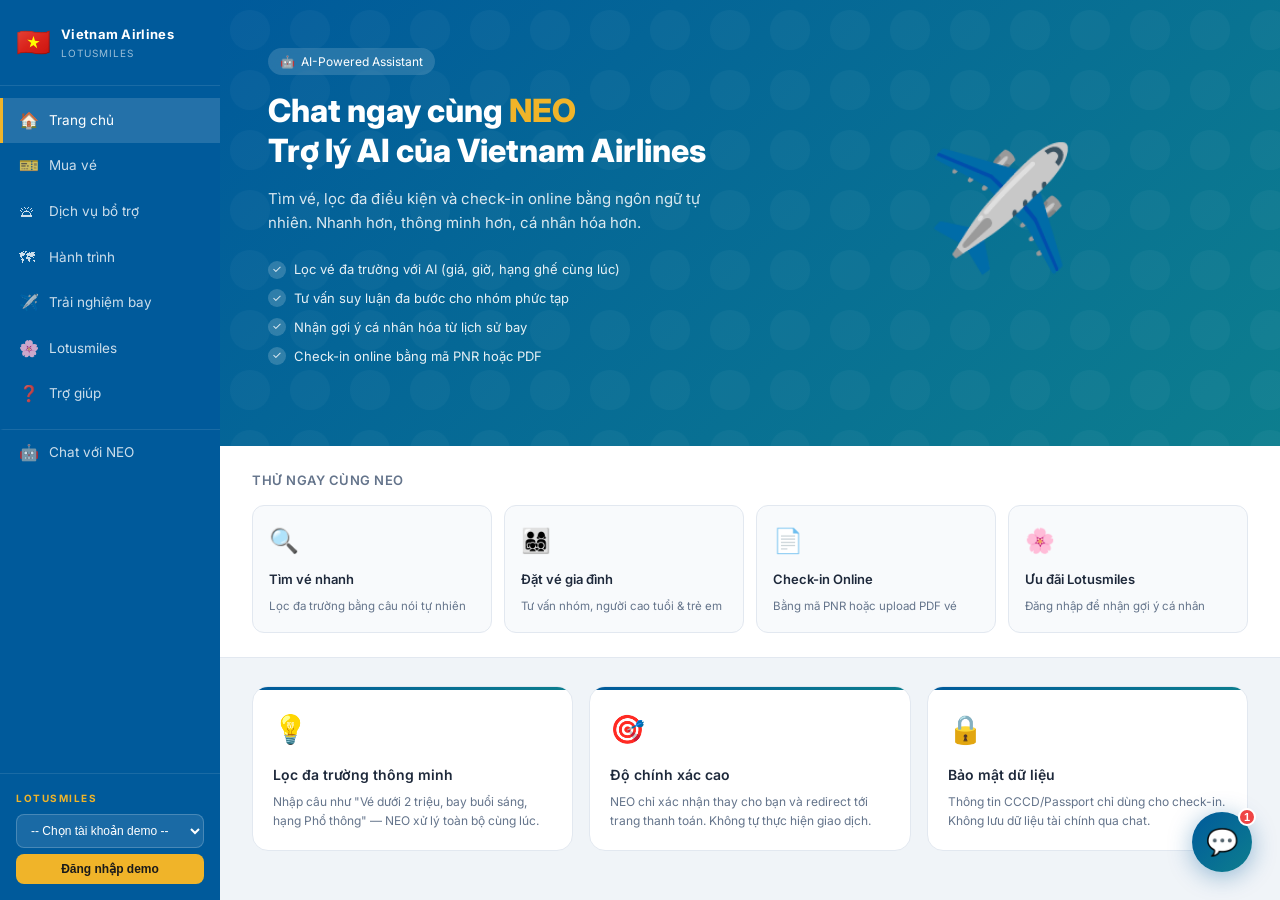
<file: index.html>
<!DOCTYPE html>
<html lang="vi">
<head>
  <meta charset="UTF-8" />
  <meta name="viewport" content="width=device-width, initial-scale=1.0" />
  <meta name="description" content="NEO - Trợ lý AI thông minh của Vietnam Airlines. Tìm vé, đặt chỗ và check-in online bằng ngôn ngữ tự nhiên." />
  <title>NEO – Trợ lý AI Vietnam Airlines | Prototype Demo</title>
  <link rel="stylesheet" href="css/main.css" />
</head>
<body>

<!-- ===================================================
     PROACTIVE POPUP CONTAINER (UC-01)
=================================================== -->
<div id="proactive-container"></div>

<!-- ===================================================
     MAIN LAYOUT
=================================================== -->
<div class="page-layout">

  <!-- ===== SIDEBAR ===== -->
  <aside class="sidebar" role="navigation" aria-label="Menu chính">
    <div class="sidebar-logo">
      <span class="logo-icon">🇻🇳</span>
      <div class="logo-text">
        <strong>Vietnam Airlines</strong>
        <small>Lotusmiles</small>
      </div>
    </div>

    <nav class="sidebar-nav">
      <div class="nav-item active" id="nav-home">
        <span class="nav-icon">🏠</span> Trang chủ
      </div>
      <div class="nav-item" id="nav-book">
        <span class="nav-icon">🎫</span> Mua vé
      </div>
      <div class="nav-item" id="nav-services">
        <span class="nav-icon">🛎</span> Dịch vụ bổ trợ
      </div>
      <div class="nav-item" id="nav-itinerary">
        <span class="nav-icon">🗺</span> Hành trình
      </div>
      <div class="nav-item" id="nav-experience">
        <span class="nav-icon">✈️</span> Trải nghiệm bay
      </div>
      <div class="nav-item" id="nav-lotus">
        <span class="nav-icon">🌸</span> Lotusmiles
      </div>
      <div class="nav-item" id="nav-help">
        <span class="nav-icon">❓</span> Trợ giúp
      </div>
      <div class="nav-item" id="nav-chat" style="border-top:1px solid rgba(255,255,255,.1); margin-top:12px;">
        <span class="nav-icon">🤖</span> Chat với NEO
      </div>
    </nav>

    <div class="sidebar-footer">
      <div class="lotusmiles-label">LOTUSMILES</div>
      <div class="login-section">
        <select id="user-select" aria-label="Chọn tài khoản demo">
          <option value="">-- Chọn tài khoản demo --</option>
          <option value="CUST_007">VU DUNG · Gold Member</option>
          <option value="CUST_005">VU NAM · Platinum Member</option>
          <option value="CUST_001">TRAN HUNG · Gold Member</option>
          <option value="CUST_008">NGUYEN ANH · Silver Member</option>
        </select>
        <button id="login-btn">Đăng nhập demo</button>
        <div id="user-info"></div>
      </div>
    </div>
  </aside>

  <!-- ===== MAIN CONTENT ===== -->
  <main class="main-content">

    <!-- Hero Section -->
    <section class="hero-section" aria-label="Giới thiệu NEO">
      <div class="hero-grid">
        <div>
          <div class="hero-badge">
            <span>🤖</span> AI-Powered Assistant
          </div>
          <h1 class="hero-title">
            Chat ngay cùng <span>NEO</span><br/>
            Trợ lý AI của Vietnam Airlines
          </h1>
          <p class="hero-desc">
            Tìm vé, lọc đa điều kiện và check-in online bằng ngôn ngữ tự nhiên.
            Nhanh hơn, thông minh hơn, cá nhân hóa hơn.
          </p>
          <ul class="hero-features" aria-label="Các tính năng nổi bật">
            <li>Lọc vé đa trường với AI (giá, giờ, hạng ghế cùng lúc)</li>
            <li>Tư vấn suy luận đa bước cho nhóm phức tạp</li>
            <li>Nhận gợi ý cá nhân hóa từ lịch sử bay</li>
            <li>Check-in online bằng mã PNR hoặc PDF</li>
          </ul>
        </div>
        <div class="hero-neo-illustration" aria-hidden="true">✈️</div>
      </div>
    </section>

    <!-- Quick Actions -->
    <section class="quick-actions-section" aria-label="Thao tác nhanh">
      <div class="section-title">Thử ngay cùng NEO</div>
      <div class="quick-actions-grid">
        <div class="qa-card" id="qa-search" role="button" tabindex="0" aria-label="Tìm vé nhanh">
          <div class="qa-icon">🔍</div>
          <div class="qa-title">Tìm vé nhanh</div>
          <div class="qa-desc">Lọc đa trường bằng câu nói tự nhiên</div>
        </div>
        <div class="qa-card" id="qa-family" role="button" tabindex="0" aria-label="Đặt vé gia đình">
          <div class="qa-icon">👨‍👩‍👧‍👦</div>
          <div class="qa-title">Đặt vé gia đình</div>
          <div class="qa-desc">Tư vấn nhóm, người cao tuổi & trẻ em</div>
        </div>
        <div class="qa-card" id="qa-checkin" role="button" tabindex="0" aria-label="Check-in online">
          <div class="qa-icon">📄</div>
          <div class="qa-title">Check-in Online</div>
          <div class="qa-desc">Bằng mã PNR hoặc upload PDF vé</div>
        </div>
        <div class="qa-card" id="qa-vip" role="button" tabindex="0" aria-label="Ưu đãi Lotusmiles">
          <div class="qa-icon">🌸</div>
          <div class="qa-title">Ưu đãi Lotusmiles</div>
          <div class="qa-desc">Đăng nhập để nhận gợi ý cá nhân</div>
        </div>
      </div>
    </section>

    <!-- Info Cards -->
    <section class="content-section" aria-label="Thông tin dịch vụ">
      <div class="info-cards">
        <div class="info-card">
          <div class="info-card-icon">💡</div>
          <h3>Lọc đa trường thông minh</h3>
          <p>Nhập câu như "Vé dưới 2 triệu, bay buổi sáng, hạng Phổ thông" — NEO xử lý toàn bộ cùng lúc.</p>
        </div>
        <div class="info-card">
          <div class="info-card-icon">🎯</div>
          <h3>Độ chính xác cao</h3>
          <p>NEO chỉ xác nhận thay cho bạn và redirect tới trang thanh toán. Không tự thực hiện giao dịch.</p>
        </div>
        <div class="info-card">
          <div class="info-card-icon">🔒</div>
          <h3>Bảo mật dữ liệu</h3>
          <p>Thông tin CCCD/Passport chỉ dùng cho check-in. Không lưu dữ liệu tài chính qua chat.</p>
        </div>
      </div>
    </section>

  </main>
</div>

<!-- ===================================================
     CHAT WIDGET
=================================================== -->

<!-- Toggle Button -->
<button id="chat-toggle" aria-label="Mở chat với NEO">
  💬
  <span class="chat-badge" aria-label="1 tin nhắn mới">1</span>
</button>

<!-- Chat Window -->
<div id="chat-widget" role="dialog" aria-label="Chat với NEO" aria-live="polite">

  <!-- Header -->
  <div class="chat-header">
    <div class="chat-header-avatar" aria-hidden="true">🤖</div>
    <div class="chat-header-info">
      <div class="chat-header-name">NEO – Trợ lý Vietnam Airlines</div>
      <div class="chat-header-status">Đang hoạt động 24/7</div>
    </div>
    <div class="chat-header-actions">
      <button class="header-btn" id="chat-clear" aria-label="Xóa lịch sử chat" title="Xóa lịch sử chat">🗑</button>
      <button class="header-btn" id="chat-minimize" aria-label="Thu nhỏ">–</button>
      <button class="header-btn" id="chat-close" aria-label="Đóng chat">×</button>
    </div>
  </div>

  <!-- Messages Area -->
  <div id="chat-messages" role="log" aria-label="Lịch sử hội thoại">
    <!-- Typing Indicator -->
    <div id="typing-indicator" aria-label="NEO đang nhập" style="display:none">
      <div class="typing-avatar" aria-hidden="true">🤖</div>
      <div class="typing-dots" role="status">
        <span aria-hidden="true"></span>
        <span aria-hidden="true"></span>
        <span aria-hidden="true"></span>
      </div>
    </div>
  </div>

  <!-- Input Area -->
  <div class="chat-input-area">
    <div class="input-row">
      <input
        type="text"
        id="chat-input"
        placeholder="Nhập câu hỏi của bạn..."
        autocomplete="off"
        aria-label="Nhập tin nhắn"
        maxlength="500"
      />
      <div class="input-actions">
        <button class="input-action-btn" id="upload-trigger" title="Upload file PDF/ảnh" aria-label="Upload file">📎</button>
        <button id="send-btn" aria-label="Gửi tin nhắn">➤</button>
      </div>
    </div>
    <div class="chat-disclaimer">
      NEO có thể sai sót, hãy kiểm tra thông tin quan trọng.
      <a href="#" style="color:inherit">Điều khoản sử dụng</a>
    </div>
  </div>

</div>

<!-- ===================================================
     SCRIPTS
=================================================== -->
<script src="js/mock-api.js"></script>
<script src="js/ui.js"></script>
<script src="js/chatbot.js"></script>
<script src="js/app.js"></script>

<script>
  // ===== Quick Action card triggers =====
  document.getElementById("qa-search").addEventListener("click", () => {
    document.getElementById("chat-widget").classList.add("open");
    document.getElementById("chat-toggle").style.display = "none";
    setTimeout(() => {
      if (!document.querySelector(".message")) return;
      const input = document.getElementById("chat-input");
      input.value = "Tìm vé Hà Nội đi Đà Nẵng ngày 15/4, giá dưới 2 triệu, bay buổi sáng";
      document.getElementById("send-btn").click();
    }, 500);
  });

  document.getElementById("qa-family").addEventListener("click", () => {
    document.getElementById("chat-widget").classList.add("open");
    document.getElementById("chat-toggle").style.display = "none";
    setTimeout(() => {
      const input = document.getElementById("chat-input");
      input.value = "Tôi cần vé cho gia đình 4 người đi Phú Quốc ngày 17/4: 1 người lớn, 1 bà cụ 68 tuổi đau khớp, 1 bé 4 tuổi và 1 bé 1 tuổi rưỡi. Tính tổng tiền và tư vấn dịch vụ giúp tôi.";
      document.getElementById("send-btn").click();
    }, 500);
  });

  document.getElementById("qa-checkin").addEventListener("click", () => {
    document.getElementById("chat-widget").classList.add("open");
    document.getElementById("chat-toggle").style.display = "none";
    setTimeout(() => {
      const input = document.getElementById("chat-input");
      input.value = "Tôi muốn check-in online cho chuyến bay của mình";
      document.getElementById("send-btn").click();
    }, 500);
  });

  document.getElementById("qa-vip").addEventListener("click", () => {
    document.getElementById("chat-widget").classList.add("open");
    document.getElementById("chat-toggle").style.display = "none";
    if (!document.querySelector(".message")) {
      // Prompt to login
      setTimeout(() => {
        UI.addBotMessage("Để nhận ưu đãi cá nhân hóa, bạn hãy đăng nhập bằng tài khoản Lotusmiles ở menu bên trái nhé! 🌸");
      }, 500);
    }
  });

  // ===== Nav items (placeholder) =====
  document.querySelectorAll(".nav-item").forEach(item => {
    item.addEventListener("click", () => {
      document.querySelectorAll(".nav-item").forEach(i => i.classList.remove("active"));
      item.classList.add("active");
    });
  });

  document.getElementById("nav-chat").addEventListener("click", () => {
    document.getElementById("chat-widget").classList.add("open");
    document.getElementById("chat-toggle").style.display = "none";
  });

  document.getElementById("chat-minimize").addEventListener("click", () => {
    document.getElementById("chat-widget").classList.remove("open");
    document.getElementById("chat-toggle").style.display = "flex";
  });
</script>

</body>
</html>
</file>
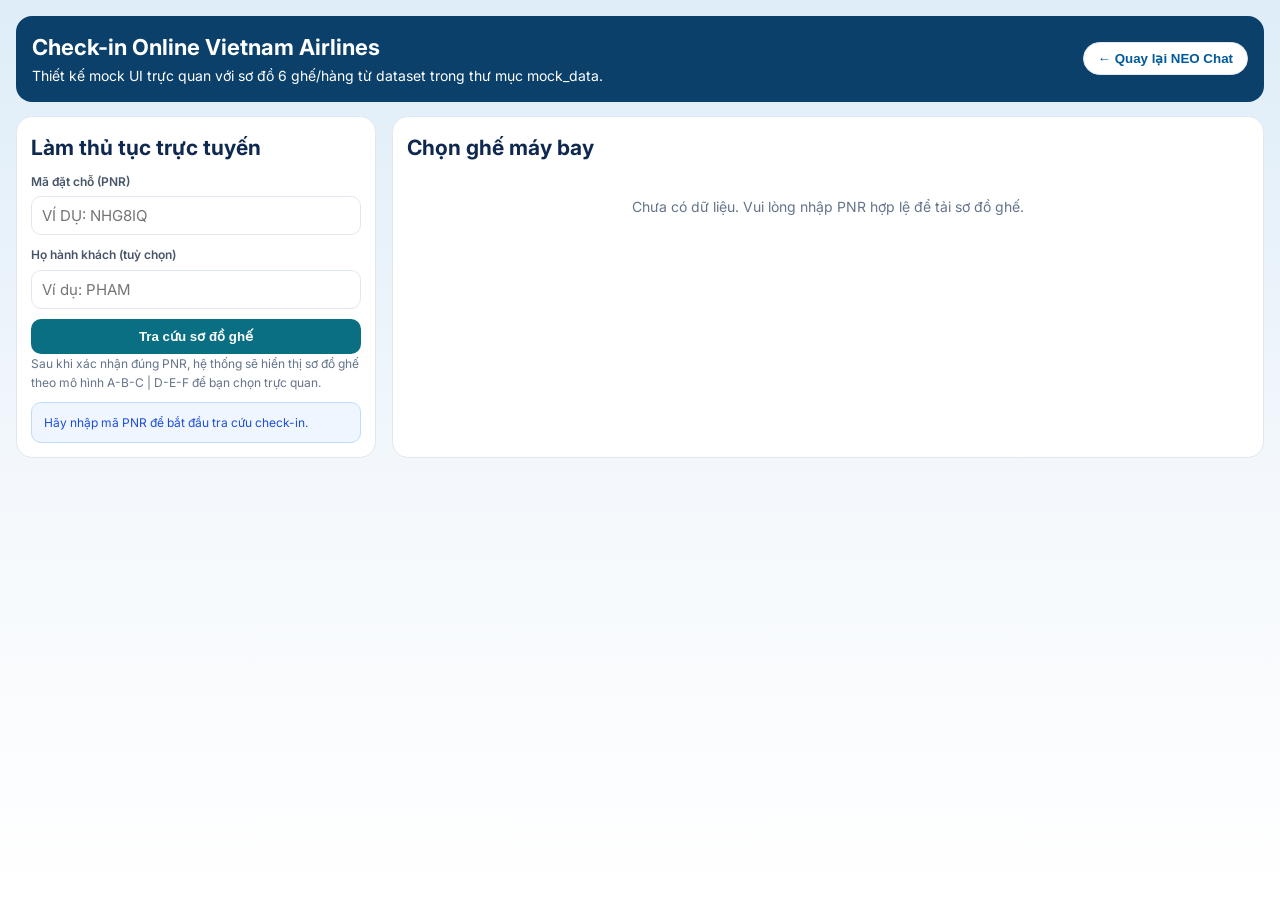
<file: checkin.html>
<!DOCTYPE html>
<html lang="vi">
<head>
  <meta charset="UTF-8" />
  <meta name="viewport" content="width=device-width, initial-scale=1.0" />
  <title>Check-in Online | NEO Vietnam Airlines</title>
  <link rel="stylesheet" href="css/main.css" />
</head>
<body class="checkin-page-body">
  <div class="checkin-page-shell">
    <header class="checkin-header">
      <div>
        <h1>Check-in Online Vietnam Airlines</h1>
        <p>Thiết kế mock UI trực quan với sơ đồ 6 ghế/hàng từ dataset trong thư mục mock_data.</p>
      </div>
      <button class="back-home-btn" id="checkin-back-btn">← Quay lại NEO Chat</button>
    </header>

    <section class="checkin-layout">
      <aside class="checkin-panel">
        <h2>Làm thủ tục trực tuyến</h2>

        <form class="checkin-form" id="checkin-form">
          <label>
            Mã đặt chỗ (PNR)
            <input id="pnr-input" type="text" maxlength="10" placeholder="Ví dụ: NHG8IQ" required />
          </label>

          <label>
            Họ hành khách (tuỳ chọn)
            <input id="surname-input" type="text" maxlength="64" placeholder="Ví dụ: PHAM" />
          </label>

          <button type="submit" class="checkin-action-btn">Tra cứu sơ đồ ghế</button>
        </form>

        <p class="checkin-hint">
          Sau khi xác nhận đúng PNR, hệ thống sẽ hiển thị sơ đồ ghế theo mô hình A-B-C | D-E-F để bạn chọn trực quan.
        </p>

        <div id="checkin-alert" class="checkin-alert info">
          Hãy nhập mã PNR để bắt đầu tra cứu check-in.
        </div>

        <div id="checkin-result" class="checkin-result-box" style="display:none"></div>
        <div id="service-feedback-slot" class="checkin-feedback-slot" style="display:none"></div>
      </aside>

      <main class="seatmap-panel">
        <h2>Chọn ghế máy bay</h2>

        <div id="seatmap-empty" class="ticket-empty">
          Chưa có dữ liệu. Vui lòng nhập PNR hợp lệ để tải sơ đồ ghế.
        </div>

        <div id="seatmap-content" style="display:none">
          <div class="seatmap-summary" id="seatmap-summary"></div>

          <div class="seatmap-legend">
            <span class="legend-item"><i class="legend-dot selectable"></i>Ghế có thể chọn</span>
            <span class="legend-item"><i class="legend-dot selected"></i>Ghế đang chọn</span>
            <span class="legend-item"><i class="legend-dot current"></i>Ghế hiện tại của PNR</span>
            <span class="legend-item"><i class="legend-dot occupied"></i>Ghế đã có người</span>
          </div>

          <div class="seatmap-cabin">
            <div class="seatmap-headline">Mũi máy bay ✈</div>
            <div class="seatmap-grid" id="seatmap-grid"></div>
          </div>

          <div class="seatmap-selected-box" id="seatmap-selected-box">
            Bạn chưa chọn ghế check-in.
          </div>

          <button id="confirm-seat-btn" class="checkin-confirm-btn" disabled>
            Xác nhận check-in với ghế đã chọn
          </button>
        </div>
      </main>
    </section>
  </div>

  <script src="js/checkin.js"></script>
</body>
</html>
</file>
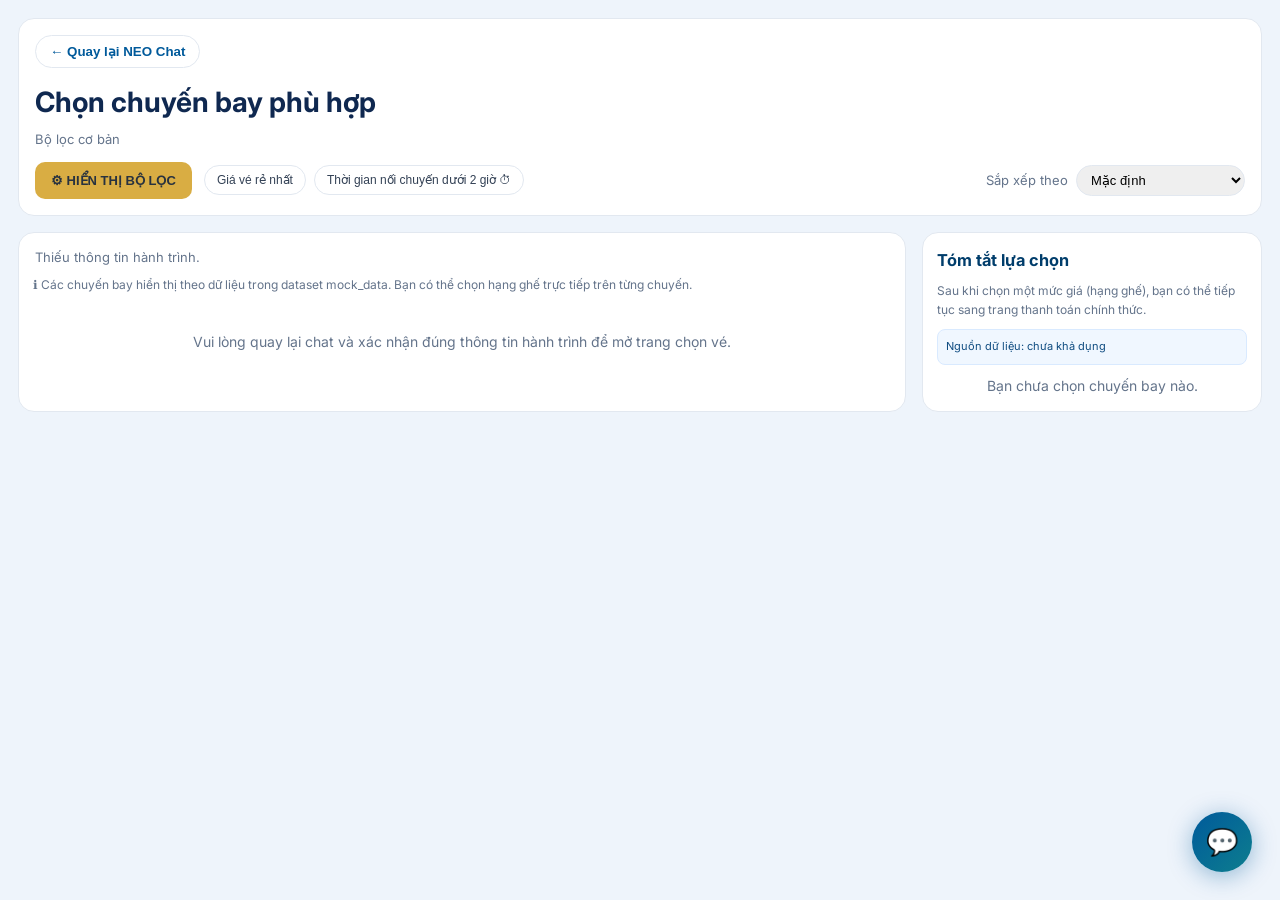
<file: prototype/tickets.html>
<!DOCTYPE html>
<html lang="vi">
<head>
  <meta charset="UTF-8" />
  <meta name="viewport" content="width=device-width, initial-scale=1.0" />
  <title>Chọn vé | NEO Vietnam Airlines</title>
  <link rel="stylesheet" href="css/main.css" />
</head>
<body class="tickets-page-body">
  <div id="proactive-container"></div>

  <div class="tickets-page-shell">
    <header class="tickets-page-header">
      <div class="ticket-nav-row">
        <button class="back-home-btn" id="back-home-btn">← Quay lại NEO Chat</button>
      </div>

      <div class="tickets-route-line">
        <h1>Chọn chuyến bay phù hợp</h1>
        <p id="filters-summary">Đang tải bộ lọc hành trình...</p>
      </div>

      <div class="tickets-toolbar">
        <button class="tickets-filter-btn" id="toggle-filters-btn">⚙ HIỂN THỊ BỘ LỌC</button>
        <div class="tickets-toolbar-tags">
          <button class="sort-chip" data-sort="cheapest">Giá vé rẻ nhất</button>
          <button class="sort-chip" data-sort="shortest">Thời gian nối chuyến dưới 2 giờ ⏱</button>
        </div>
        <label class="tickets-sort-wrap">
          Sắp xếp theo
          <select id="sort-select">
            <option value="default">Mặc định</option>
            <option value="cheapest">Giá thấp nhất</option>
            <option value="earliest">Khởi hành sớm nhất</option>
            <option value="shortest">Thời lượng ngắn nhất</option>
          </select>
        </label>
      </div>

      <section id="filters-panel" class="tickets-filter-panel" style="display:none">
        <div class="tickets-filter-grid" id="filters-panel-content"></div>
      </section>
    </header>

    <section class="tickets-layout">
      <div class="tickets-list-panel">
        <div id="tickets-count" class="results-header">Đang tải dữ liệu chuyến bay Vietnam Airlines...</div>
        <p class="tickets-note">
          ℹ Các chuyến bay hiển thị theo dữ liệu trong dataset mock_data. Bạn có thể chọn hạng ghế trực tiếp trên từng chuyến.
        </p>

        <div id="tickets-list" class="tickets-vna-list"></div>
        <div id="tickets-empty" class="ticket-empty" style="display:none"></div>
      </div>

      <aside class="tickets-selected-panel" id="selected-panel">
        <h3>Tóm tắt lựa chọn</h3>
        <p class="tickets-selected-help">
          Sau khi chọn một mức giá (hạng ghế), bạn có thể tiếp tục sang trang thanh toán chính thức.
        </p>
        <div class="ticket-datasource" id="ticket-datasource">Nguồn dữ liệu: đang tải...</div>
        <p id="selected-empty" class="ticket-empty" style="padding:0">Bạn chưa chọn chuyến bay nào.</p>
        <div id="selected-content" style="display:none"></div>
      </aside>
    </section>
  </div>

  <!-- ===================================================
       SHARED CHAT WIDGET (keeps conversation across pages)
  =================================================== -->
  <button id="chat-toggle" aria-label="Mở chat với NEO">
    💬
  </button>

  <div id="chat-widget" role="dialog" aria-label="Chat với NEO" aria-live="polite">
    <div class="chat-header">
      <div class="chat-header-avatar" aria-hidden="true">🤖</div>
      <div class="chat-header-info">
        <div class="chat-header-name">NEO – Trợ lý Vietnam Airlines</div>
        <div class="chat-header-status">Đang hoạt động 24/7</div>
      </div>
      <div class="chat-header-actions">
        <button class="header-btn" id="chat-clear" aria-label="Xóa lịch sử chat" title="Xóa lịch sử chat">🗑</button>
        <button class="header-btn" id="chat-minimize" aria-label="Thu nhỏ">–</button>
        <button class="header-btn" id="chat-close" aria-label="Đóng chat">×</button>
      </div>
    </div>

    <div id="chat-messages" role="log" aria-label="Lịch sử hội thoại">
      <div id="typing-indicator" aria-label="NEO đang nhập" style="display:none">
        <div class="typing-avatar" aria-hidden="true">🤖</div>
        <div class="typing-dots" role="status">
          <span aria-hidden="true"></span>
          <span aria-hidden="true"></span>
          <span aria-hidden="true"></span>
        </div>
      </div>
    </div>

    <div class="chat-input-area">
      <div class="input-row">
        <input
          type="text"
          id="chat-input"
          placeholder="Nhập câu hỏi của bạn..."
          autocomplete="off"
          aria-label="Nhập tin nhắn"
          maxlength="500"
        />
        <div class="input-actions">
          <button class="input-action-btn" id="upload-trigger" title="Upload file PDF/ảnh" aria-label="Upload file">📎</button>
          <button id="send-btn" aria-label="Gửi tin nhắn">➤</button>
        </div>
      </div>
      <div class="chat-disclaimer">
        NEO có thể sai sót, hãy kiểm tra thông tin quan trọng.
      </div>
    </div>
  </div>

  <script src="js/mock-api.js"></script>
  <script src="js/ui.js"></script>
  <script src="js/chatbot.js"></script>
  <script src="js/app.js"></script>
  <script src="js/tickets.js"></script>
</body>
</html>
</file>
<file: css/main.css>
/* ===================================================
   MAIN CSS — Vietnam Airlines AI Assistant
   Design System + All Components
   =================================================== */

@import url('https://fonts.googleapis.com/css2?family=Inter:wght@300;400;500;600;700&display=swap');

/* ===== CSS Custom Properties ===== */
:root {
  /* Brand Colors */
  --vna-primary: #005a9b;
  --vna-primary-dark: #003d6b;
  --vna-accent: #c8a951;
  --vna-gold: #f0b429;
  --vna-teal: #0d7e8e;

  /* Semantic */
  --color-bg: #f0f4f8;
  --color-surface: #ffffff;
  --color-surface-2: #f8fafc;
  --color-border: #e2e8f0;
  --color-text: #1e293b;
  --color-text-muted: #64748b;
  --color-text-light: #94a3b8;

  /* Status */
  --color-success: #10b981;
  --color-warning: #f59e0b;
  --color-error: #ef4444;
  --color-info: #3b82f6;

  /* Shadows */
  --shadow-sm: 0 1px 3px rgba(0,0,0,.08), 0 1px 2px rgba(0,0,0,.06);
  --shadow-md: 0 4px 16px rgba(0,0,0,.10);
  --shadow-lg: 0 10px 40px rgba(0,0,0,.15);
  --shadow-xl: 0 20px 60px rgba(0,0,0,.20);

  /* Radius */
  --radius-sm: 8px;
  --radius-md: 12px;
  --radius-lg: 16px;
  --radius-xl: 24px;
  --radius-pill: 999px;

  /* Chat */
  --chat-width: 420px;
  --chat-height: 620px;
}

/* ===== Reset & Base ===== */
*, *::before, *::after { box-sizing: border-box; margin: 0; padding: 0; }

html, body {
  font-family: 'Inter', -apple-system, sans-serif;
  background: var(--color-bg);
  color: var(--color-text);
  min-height: 100vh;
  font-size: 14px;
  line-height: 1.6;
}

/* ===================================================
   LAYOUT — Main Page
   =================================================== */
.page-layout {
  display: grid;
  grid-template-columns: 220px 1fr;
  min-height: 100vh;
}

/* ===== Sidebar ===== */
.sidebar {
  background: var(--vna-primary);
  color: white;
  display: flex;
  flex-direction: column;
  padding: 0;
  position: sticky;
  top: 0;
  height: 100vh;
  overflow-y: auto;
}

.sidebar-logo {
  padding: 20px 16px;
  display: flex;
  align-items: center;
  gap: 10px;
  border-bottom: 1px solid rgba(255,255,255,.1);
}

.logo-icon { font-size: 28px; }

.logo-text {
  display: flex;
  flex-direction: column;
}

.logo-text strong {
  font-size: 13px;
  font-weight: 700;
  letter-spacing: .3px;
}

.logo-text small {
  font-size: 10px;
  opacity: .6;
  letter-spacing: 1px;
  text-transform: uppercase;
}

.sidebar-nav {
  flex: 1;
  padding: 12px 0;
}

.nav-item {
  display: flex;
  align-items: center;
  gap: 10px;
  padding: 10px 16px;
  cursor: pointer;
  transition: background .2s;
  font-size: 13.5px;
  border-left: 3px solid transparent;
  color: rgba(255,255,255,.8);
}

.nav-item:hover { background: rgba(255,255,255,.08); color: white; }
.nav-item.active { background: rgba(255,255,255,.14); border-color: var(--vna-gold); color: white; }
.nav-item .nav-icon { font-size: 16px; width: 20px; }

.sidebar-footer {
  padding: 16px;
  border-top: 1px solid rgba(255,255,255,.1);
}

.lotusmiles-label {
  font-size: 10px;
  font-weight: 700;
  letter-spacing: 1.5px;
  color: var(--vna-gold);
  margin-bottom: 8px;
}

.login-section { display: flex; flex-direction: column; gap: 6px; }

#user-select {
  width: 100%;
  padding: 8px 10px;
  border-radius: var(--radius-sm);
  border: 1px solid rgba(255,255,255,.2);
  background: rgba(255,255,255,.1);
  color: white;
  font-size: 12px;
  cursor: pointer;
}

#user-select option { background: var(--vna-primary-dark); color: white; }

#login-btn {
  padding: 8px;
  border-radius: var(--radius-sm);
  border: none;
  background: var(--vna-gold);
  color: #1a1a1a;
  font-weight: 600;
  font-size: 12px;
  cursor: pointer;
  transition: all .2s;
}

#login-btn:hover { background: #e0a800; transform: translateY(-1px); }

#user-info {
  display: none;
  align-items: center;
  gap: 10px;
  background: rgba(255,255,255,.1);
  padding: 10px;
  border-radius: var(--radius-sm);
}

.user-avatar-small {
  width: 32px; height: 32px;
  border-radius: 50%;
  background: var(--vna-gold);
  color: #1a1a1a;
  display: flex; align-items: center; justify-content: center;
  font-weight: 700; font-size: 13px;
}

.user-name-small { font-size: 12px; font-weight: 600; display: block; }

.user-tier {
  font-size: 10px;
  padding: 1px 6px;
  border-radius: var(--radius-pill);
  display: inline-block;
}

.user-tier.platinum { background: #e5e7eb; color: #374151; }
.user-tier.gold { background: var(--vna-gold); color: #1a1a1a; }
.user-tier.silver { background: #cbd5e1; color: #334155; }

/* ===== Main Content ===== */
.main-content {
  display: flex;
  flex-direction: column;
  overflow: hidden;
}

/* ===== Hero Section ===== */
.hero-section {
  background: linear-gradient(135deg, var(--vna-primary) 0%, var(--vna-teal) 100%);
  color: white;
  padding: 48px 48px 80px;
  position: relative;
  overflow: hidden;
}

.hero-section::before {
  content: "";
  position: absolute;
  inset: 0;
  background: url("data:image/svg+xml,%3Csvg width='60' height='60' viewBox='0 0 60 60' xmlns='http://www.w3.org/2000/svg'%3E%3Cg fill='none' fill-rule='evenodd'%3E%3Cg fill='%23ffffff' fill-opacity='0.03'%3E%3Ccircle cx='30' cy='30' r='20'/%3E%3C/g%3E%3C/g%3E%3C/svg%3E");
}

.hero-grid {
  display: grid;
  grid-template-columns: 1fr 1fr;
  gap: 40px;
  align-items: center;
  position: relative;
}

.hero-badge {
  display: inline-flex;
  align-items: center;
  gap: 6px;
  background: rgba(255,255,255,.15);
  padding: 4px 12px;
  border-radius: var(--radius-pill);
  font-size: 12px;
  margin-bottom: 16px;
  backdrop-filter: blur(10px);
}

.hero-title {
  font-size: 32px;
  font-weight: 800;
  line-height: 1.25;
  margin-bottom: 16px;
}

.hero-title span { color: var(--vna-gold); }

.hero-desc { font-size: 15px; opacity: .85; margin-bottom: 24px; }

.hero-features {
  list-style: none;
  display: flex;
  flex-direction: column;
  gap: 8px;
}

.hero-features li {
  display: flex;
  align-items: center;
  gap: 8px;
  font-size: 13px;
  opacity: .9;
}

.hero-features li::before {
  content: "✓";
  width: 18px; height: 18px;
  background: rgba(255,255,255,.2);
  border-radius: 50%;
  display: flex; align-items: center; justify-content: center;
  font-size: 11px;
  flex-shrink: 0;
}

.hero-neo-illustration {
  display: flex;
  align-items: center;
  justify-content: center;
  font-size: 120px;
  animation: float 4s ease-in-out infinite;
}

@keyframes float {
  0%, 100% { transform: translateY(0); }
  50% { transform: translateY(-12px); }
}

/* ===== Quick Action Cards ===== */
.quick-actions-section {
  padding: 24px 32px;
  background: var(--color-surface);
  border-bottom: 1px solid var(--color-border);
}

.section-title {
  font-size: 13px;
  font-weight: 600;
  letter-spacing: .5px;
  color: var(--color-text-muted);
  text-transform: uppercase;
  margin-bottom: 14px;
}

.quick-actions-grid {
  display: grid;
  grid-template-columns: repeat(4, 1fr);
  gap: 12px;
}

.qa-card {
  background: var(--color-surface-2);
  border: 1px solid var(--color-border);
  border-radius: var(--radius-md);
  padding: 16px;
  cursor: pointer;
  transition: all .2s;
  display: flex;
  flex-direction: column;
  gap: 8px;
}

.qa-card:hover {
  border-color: var(--vna-primary);
  box-shadow: 0 0 0 3px rgba(0,90,155,.08);
  transform: translateY(-2px);
}

.qa-icon { font-size: 24px; }
.qa-title { font-weight: 600; font-size: 13px; }
.qa-desc { font-size: 11.5px; color: var(--color-text-muted); }

/* ===== Content Section ===== */
.content-section {
  padding: 28px 32px;
  flex: 1;
}

.info-cards {
  display: grid;
  grid-template-columns: repeat(3, 1fr);
  gap: 16px;
}

.info-card {
  background: var(--color-surface);
  border: 1px solid var(--color-border);
  border-radius: var(--radius-lg);
  padding: 20px;
  position: relative;
  overflow: hidden;
}

.info-card::before {
  content: "";
  position: absolute;
  top: 0; left: 0; right: 0;
  height: 3px;
  background: linear-gradient(90deg, var(--vna-primary), var(--vna-teal));
}

.info-card-icon { font-size: 28px; margin-bottom: 12px; }
.info-card h3 { font-size: 14px; font-weight: 600; margin-bottom: 6px; }
.info-card p { font-size: 12px; color: var(--color-text-muted); }

/* ===================================================
   CHAT WIDGET
   =================================================== */

/* ===== Toggle Button ===== */
#chat-toggle {
  position: fixed;
  bottom: 28px;
  right: 28px;
  width: 60px; height: 60px;
  border-radius: 50%;
  border: none;
  background: linear-gradient(135deg, var(--vna-primary) 0%, var(--vna-teal) 100%);
  color: white;
  font-size: 26px;
  cursor: pointer;
  display: flex;
  align-items: center;
  justify-content: center;
  box-shadow: 0 4px 24px rgba(0,90,155,.4);
  z-index: 1000;
  transition: all .3s;
}

#chat-toggle:hover { transform: scale(1.1); }

.chat-badge {
  position: absolute;
  top: -4px; right: -4px;
  width: 18px; height: 18px;
  background: var(--color-error);
  border-radius: 50%;
  font-size: 11px;
  display: flex; align-items: center; justify-content: center;
  color: white; font-weight: 700;
  border: 2px solid white;
}

/* ===== Widget Container ===== */
#chat-widget {
  position: fixed;
  bottom: 28px;
  right: 28px;
  width: var(--chat-width);
  height: var(--chat-height);
  background: var(--color-surface);
  border-radius: var(--radius-xl);
  box-shadow: var(--shadow-xl);
  display: flex;
  flex-direction: column;
  overflow: hidden;
  z-index: 1000;
  transform: translateY(20px) scale(0.95);
  opacity: 0;
  pointer-events: none;
  transition: all .3s cubic-bezier(0.34, 1.56, 0.64, 1);
}

#chat-widget.open {
  transform: none;
  opacity: 1;
  pointer-events: all;
}

/* ===== Chat Header ===== */
.chat-header {
  background: linear-gradient(135deg, var(--vna-primary) 0%, var(--vna-teal) 100%);
  color: white;
  padding: 14px 16px;
  display: flex;
  align-items: center;
  gap: 12px;
  flex-shrink: 0;
}

.chat-header-avatar {
  width: 38px; height: 38px;
  background: rgba(255,255,255,.15);
  border-radius: 50%;
  display: flex; align-items: center; justify-content: center;
  font-size: 20px;
  flex-shrink: 0;
}

.chat-header-info { flex: 1; }
.chat-header-name { font-weight: 700; font-size: 14px; }
.chat-header-status { font-size: 11px; opacity: .75; }
.chat-header-status::before { content: "● "; color: #4ade80; }

.chat-header-actions {
  display: flex;
  gap: 6px;
}

.header-btn {
  width: 28px; height: 28px;
  border-radius: 50%;
  border: none;
  background: rgba(255,255,255,.15);
  color: white;
  cursor: pointer;
  font-size: 14px;
  display: flex; align-items: center; justify-content: center;
  transition: background .2s;
}

.header-btn:hover { background: rgba(255,255,255,.25); }

/* ===== Messages Area ===== */
#chat-messages {
  flex: 1;
  overflow-y: auto;
  padding: 16px;
  display: flex;
  flex-direction: column;
  gap: 10px;
  scroll-behavior: smooth;
}

#chat-messages::-webkit-scrollbar { width: 4px; }
#chat-messages::-webkit-scrollbar-track { background: transparent; }
#chat-messages::-webkit-scrollbar-thumb { background: var(--color-border); border-radius: 4px; }

/* ===== Messages ===== */
.message {
  display: flex;
  align-items: flex-end;
  gap: 8px;
  max-width: 90%;
  animation: message-in .25s ease;
}

@keyframes message-in {
  from { opacity: 0; transform: translateY(8px); }
  to { opacity: 1; transform: none; }
}

.bot-message { align-self: flex-start; }
.user-message { align-self: flex-end; flex-direction: row-reverse; }

.bot-avatar {
  width: 30px; height: 30px;
  background: var(--vna-primary);
  border-radius: 50%;
  display: flex; align-items: center; justify-content: center;
  font-size: 16px;
  flex-shrink: 0;
  overflow: hidden;
}

.bot-avatar img { width: 100%; height: 100%; object-fit: cover; }

.message-bubble {
  padding: 10px 14px;
  border-radius: 16px;
  font-size: 13.5px;
  line-height: 1.55;
  white-space: pre-wrap;
}

.bot-message .message-bubble {
  background: var(--color-surface-2);
  border: 1px solid var(--color-border);
  border-bottom-left-radius: 4px;
  color: var(--color-text);
}

.user-message .message-bubble {
  background: var(--vna-primary);
  color: white;
  border-bottom-right-radius: 4px;
}

.thinking-bubble {
  display: inline-flex;
  align-items: center;
  justify-content: center;
  min-width: 28px;
  letter-spacing: 2px;
  animation: thinkingPulse 1.1s ease-in-out infinite;
  font-weight: 700;
}

@keyframes thinkingPulse {
  0%, 100% { opacity: 0.45; }
  50% { opacity: 1; }
}

/* ===== Typing Indicator ===== */
#typing-indicator {
  display: none;
  align-items: center;
  gap: 8px;
  padding: 4px 0;
}

.typing-avatar {
  width: 30px; height: 30px;
  background: var(--vna-primary);
  border-radius: 50%;
  display: flex; align-items: center; justify-content: center;
  font-size: 16px;
}

.typing-dots {
  background: var(--color-surface-2);
  border: 1px solid var(--color-border);
  padding: 10px 16px;
  border-radius: 16px;
  border-bottom-left-radius: 4px;
  display: flex;
  gap: 4px;
  align-items: center;
}

.typing-dots span {
  width: 6px; height: 6px;
  background: var(--color-text-light);
  border-radius: 50%;
  animation: bounce 1.4s ease-in-out infinite;
}

.typing-dots span:nth-child(2) { animation-delay: .2s; }
.typing-dots span:nth-child(3) { animation-delay: .4s; }

@keyframes bounce {
  0%, 60%, 100% { transform: translateY(0); }
  30% { transform: translateY(-6px); }
}

/* ===== Quick Replies ===== */
.quick-replies {
  display: flex;
  flex-wrap: wrap;
  gap: 6px;
  padding: 4px 0;
  animation: message-in .3s ease;
}

.quick-reply-chip {
  padding: 6px 12px;
  border-radius: var(--radius-pill);
  border: 1px solid var(--vna-primary);
  background: transparent;
  color: var(--vna-primary);
  font-size: 12px;
  font-weight: 500;
  cursor: pointer;
  transition: all .18s;
  white-space: nowrap;
}

.quick-reply-chip:hover {
  background: var(--vna-primary);
  color: white;
}

/* ===== Chat Input ===== */
.chat-input-area {
  padding: 12px 14px;
  border-top: 1px solid var(--color-border);
  background: var(--color-surface);
  flex-shrink: 0;
}

.input-row {
  display: flex;
  align-items: center;
  gap: 8px;
  background: var(--color-surface-2);
  border: 1px solid var(--color-border);
  border-radius: var(--radius-pill);
  padding: 6px 6px 6px 14px;
  transition: border-color .2s;
}

.input-row:focus-within { border-color: var(--vna-primary); }

#chat-input {
  flex: 1;
  border: none;
  background: transparent;
  font-size: 13.5px;
  color: var(--color-text);
  outline: none;
  font-family: inherit;
}

#chat-input::placeholder { color: var(--color-text-light); }

.input-actions {
  display: flex;
  gap: 4px;
}

.input-action-btn {
  width: 32px; height: 32px;
  border-radius: 50%;
  border: none;
  background: transparent;
  color: var(--color-text-muted);
  cursor: pointer;
  font-size: 16px;
  display: flex; align-items: center; justify-content: center;
  transition: all .2s;
}

.input-action-btn:hover { background: var(--color-border); }

#send-btn {
  width: 34px; height: 34px;
  border-radius: 50%;
  border: none;
  background: var(--vna-primary);
  color: white;
  cursor: pointer;
  font-size: 16px;
  display: flex; align-items: center; justify-content: center;
  transition: all .2s;
}

#send-btn:hover { background: var(--vna-primary-dark); transform: scale(1.05); }

.chat-disclaimer {
  text-align: center;
  font-size: 10.5px;
  color: var(--color-text-light);
  margin-top: 6px;
}

/* ===================================================
   FLIGHT CARDS
   =================================================== */
.flight-results-wrapper {
  width: 100%;
  max-width: 100%;
}

.results-header {
  display: flex;
  align-items: center;
  gap: 8px;
  font-size: 13px;
  color: var(--color-text-muted);
  margin-bottom: 8px;
  padding: 0 2px;
}

.bot-avatar-inline {
  width: 24px; height: 24px;
  background: var(--vna-primary);
  border-radius: 50%;
  display: flex; align-items: center; justify-content: center;
  font-size: 13px;
  flex-shrink: 0;
}

.flight-cards-list {
  display: flex;
  flex-direction: column;
  gap: 8px;
}

.flight-card {
  background: var(--color-surface);
  border: 1px solid var(--color-border);
  border-radius: var(--radius-md);
  padding: 12px 14px;
  cursor: pointer;
  transition: all .2s;
  position: relative;
  overflow: hidden;
}

.flight-card::before {
  content: "";
  position: absolute;
  left: 0; top: 0; bottom: 0;
  width: 3px;
  background: transparent;
  transition: background .2s;
}

.flight-card:hover {
  border-color: var(--vna-primary);
  box-shadow: 0 0 0 2px rgba(0,90,155,.1);
}

.flight-card:hover::before,
.flight-card.selected::before { background: var(--vna-primary); }

.flight-card.selected {
  border-color: var(--vna-primary);
  background: #f0f6ff;
}

.flight-card.business-card {
  border-color: var(--vna-gold);
  background: linear-gradient(135deg, #fff9e6 0%, #ffffff 100%);
}

.flight-card.premium-card {
  border-color: #a855f7;
  background: linear-gradient(135deg, #faf5ff 0%, #ffffff 100%);
}

.flight-card.business-card::before { background: var(--vna-gold); }
.flight-card.premium-card::before { background: #a855f7; }

.flight-card-header {
  display: flex;
  align-items: center;
  justify-content: space-between;
  margin-bottom: 10px;
}

.airline-info {
  display: flex;
  align-items: center;
  gap: 8px;
}

.airline-logo { font-size: 18px; }
.airline-name { font-size: 12px; font-weight: 600; color: var(--color-text); display: block; }

.vna-badge {
  display: inline-block;
  background: var(--vna-primary);
  color: white;
  font-size: 9px;
  padding: 1px 5px;
  border-radius: var(--radius-pill);
  font-weight: 600;
  letter-spacing: .3px;
}

.flight-class-badge {
  font-size: 10px;
  padding: 2px 8px;
  border-radius: var(--radius-pill);
  font-weight: 600;
}

.flight-class-badge.economy { background: #e0f2fe; color: #0369a1; }
.flight-class-badge.business { background: #fef9c3; color: #854d0e; }
.flight-class-badge.premium_economy { background: #f3e8ff; color: #7c3aed; }
.flight-class-badge.premium { background: #f3e8ff; color: #7c3aed; }

.flight-times {
  display: flex;
  align-items: center;
  gap: 12px;
  margin-bottom: 10px;
}

.time-block { display: flex; flex-direction: column; align-items: center; }
.time { font-size: 18px; font-weight: 700; line-height: 1.2; }
.airport { font-size: 10px; color: var(--color-text-muted); font-weight: 500; }

.flight-duration {
  flex: 1;
  display: flex;
  align-items: center;
  gap: 6px;
}

.duration-line {
  flex: 1;
  height: 1px;
  background: var(--color-border);
}

.duration-text {
  font-size: 11px;
  color: var(--color-text-muted);
  white-space: nowrap;
}

.flight-footer {
  display: flex;
  align-items: center;
  justify-content: space-between;
}

.flight-meta {
  display: flex;
  gap: 10px;
  flex-wrap: wrap;
}

.flight-meta span {
  font-size: 11px;
  color: var(--color-text-muted);
}

.flight-price-select {
  display: flex;
  align-items: center;
  gap: 10px;
}

.flight-price {
  font-size: 15px;
  font-weight: 700;
  color: var(--vna-primary);
}

.select-flight-btn {
  padding: 5px 12px;
  border-radius: var(--radius-pill);
  border: 1.5px solid var(--vna-primary);
  background: transparent;
  color: var(--vna-primary);
  font-size: 12px;
  font-weight: 600;
  cursor: pointer;
  transition: all .18s;
}

.select-flight-btn:hover {
  background: var(--vna-primary);
  color: white;
}

.show-more {
  text-align: center;
  padding: 8px;
  font-size: 12px;
  color: var(--vna-primary);
  cursor: pointer;
}

.show-more:hover { text-decoration: underline; }

/* ===================================================
   CONFIRMATION PANEL
   =================================================== */
.confirmation-panel {
  background: var(--color-surface);
  border: 1.5px solid var(--vna-primary);
  border-radius: var(--radius-lg);
  overflow: hidden;
  animation: message-in .3s ease;
  width: 100%;
}

.panel-header {
  background: linear-gradient(135deg, var(--vna-primary), var(--vna-teal));
  color: white;
  padding: 14px 16px;
  display: flex;
  align-items: center;
  gap: 10px;
}

.panel-icon { font-size: 20px; }
.panel-header h3 { font-size: 14px; font-weight: 700; }

.panel-body { padding: 14px; }

.confirm-row {
  display: flex;
  justify-content: space-between;
  align-items: flex-start;
  padding: 8px 0;
  border-bottom: 1px solid var(--color-border);
  gap: 12px;
}

.confirm-row:last-child { border-bottom: none; }

.confirm-label {
  font-size: 11.5px;
  color: var(--color-text-muted);
  font-weight: 500;
  white-space: nowrap;
}

.confirm-value {
  font-size: 13px;
  font-weight: 600;
  text-align: right;
}

.confirm-value.flight-num { color: var(--vna-primary); }

.confirm-extras {
  margin: 8px 0;
  padding: 10px;
  background: #f0fdf4;
  border-radius: var(--radius-sm);
}

.confirm-extras ul { list-style: none; }
.confirm-extras li {
  font-size: 12px;
  display: flex;
  align-items: center;
  gap: 6px;
  padding: 4px 0;
}

.free-badge {
  background: var(--color-success);
  color: white;
  font-size: 9px;
  padding: 1px 6px;
  border-radius: var(--radius-pill);
  font-weight: 600;
}

.confirm-total {
  display: flex;
  justify-content: space-between;
  align-items: center;
  margin-top: 12px;
  padding-top: 12px;
  border-top: 2px solid var(--color-border);
}

.confirm-total span:first-child { font-size: 12px; color: var(--color-text-muted); }

.total-price {
  font-size: 20px;
  font-weight: 800;
  color: var(--vna-primary);
}

.ai-disclaimer {
  display: flex;
  align-items: flex-start;
  gap: 6px;
  margin-top: 10px;
  padding: 8px 10px;
  background: #fff7ed;
  border-radius: var(--radius-sm);
  border-left: 3px solid var(--color-warning);
}

.ai-disclaimer span { font-size: 14px; flex-shrink: 0; }
.ai-disclaimer p { font-size: 11px; color: #92400e; }

.panel-actions {
  display: flex;
  gap: 8px;
  padding: 12px 14px;
  border-top: 1px solid var(--color-border);
}

.edit-btn {
  flex: 1;
  padding: 10px;
  border-radius: var(--radius-md);
  border: 1.5px solid var(--color-border);
  background: transparent;
  color: var(--color-text-muted);
  font-size: 13px;
  font-weight: 500;
  cursor: pointer;
  transition: all .18s;
}

.edit-btn:hover { border-color: var(--color-text-muted); color: var(--color-text); }

.confirm-btn {
  flex: 2;
  padding: 10px;
  border-radius: var(--radius-md);
  border: none;
  background: linear-gradient(135deg, var(--vna-primary), var(--vna-teal));
  color: white;
  font-size: 13px;
  font-weight: 700;
  cursor: pointer;
  transition: all .2s;
}

.confirm-btn:hover { transform: translateY(-1px); box-shadow: 0 4px 12px rgba(0,90,155,.35); }
.confirm-btn:disabled { opacity: .6; cursor: not-allowed; transform: none; }

/* ===== Payment Redirect Banner ===== */
.payment-redirect-banner {
  background: linear-gradient(135deg, #064e3b, #065f46);
  border-radius: var(--radius-md);
  padding: 16px;
  display: flex;
  align-items: flex-start;
  gap: 12px;
  color: white;
  animation: message-in .3s ease;
}

.redirect-icon { font-size: 24px; flex-shrink: 0; }
.redirect-content { flex: 1; }
.redirect-content h4 { font-size: 13px; font-weight: 700; margin-bottom: 4px; }
.redirect-content p { font-size: 12px; opacity: .85; margin-bottom: 4px; }
.redirect-content small { font-size: 11px; opacity: .65; }

.redirect-btn {
  padding: 8px 14px;
  border-radius: var(--radius-sm);
  background: #10b981;
  color: white;
  text-decoration: none;
  font-size: 12px;
  font-weight: 700;
  white-space: nowrap;
  align-self: center;
  transition: background .2s;
}

.redirect-btn:hover { background: #059669; }

/* ===================================================
   GROUP ADVISORY CARD
   =================================================== */
.group-advisory-card {
  background: #f0f9ff;
  border: 1px solid #bae6fd;
  border-radius: var(--radius-md);
  padding: 14px;
  width: 100%;
  animation: message-in .3s ease;
}

.group-card-header {
  display: flex;
  align-items: center;
  gap: 8px;
  font-size: 13px;
  font-weight: 600;
  color: var(--vna-primary);
  margin-bottom: 12px;
}

.group-card-body { display: flex; flex-direction: column; gap: 10px; }

.group-section h4 {
  font-size: 12px;
  font-weight: 700;
  color: var(--color-text);
  margin-bottom: 6px;
}

.group-section ul { list-style: none; display: flex; flex-direction: column; gap: 4px; }
.group-section li { font-size: 12.5px; color: var(--color-text); }

.advice-section {
  background: #fff;
  border-radius: var(--radius-sm);
  padding: 10px;
  border: 1px solid #bae6fd;
}

/* ===================================================
   BOARDING PASS
   =================================================== */
.boarding-pass {
  background: white;
  border-radius: var(--radius-lg);
  box-shadow: var(--shadow-md);
  overflow: hidden;
  width: 100%;
  animation: message-in .3s ease;
  border: 1px solid var(--color-border);
}

.bp-header {
  background: linear-gradient(135deg, var(--vna-primary), var(--vna-teal));
  color: white;
  padding: 14px 16px;
  display: flex;
  justify-content: space-between;
  align-items: center;
}

.bp-logo { font-size: 13px; font-weight: 700; }
.bp-title { font-size: 11px; letter-spacing: 1.5px; opacity: .8; text-transform: uppercase; }

.bp-body { padding: 16px; }

.bp-passenger { margin-bottom: 12px; }
.bp-label { font-size: 9px; font-weight: 700; letter-spacing: 1px; color: var(--color-text-light); text-transform: uppercase; display: block; }
.bp-value { font-size: 15px; font-weight: 700; color: var(--color-text); }

.bp-route {
  display: flex;
  align-items: center;
  justify-content: space-between;
  background: var(--color-surface-2);
  padding: 12px;
  border-radius: var(--radius-sm);
  margin-bottom: 12px;
}

.bp-city { text-align: center; }
.bp-airport-code { font-size: 24px; font-weight: 800; color: var(--vna-primary); display: block; }
.bp-city-name { font-size: 10px; color: var(--color-text-muted); }
.bp-plane-icon { font-size: 20px; color: var(--vna-teal); }

.bp-details {
  display: grid;
  grid-template-columns: repeat(3, 1fr);
  gap: 10px;
}

.bp-detail-item { text-align: center; }
.seat-highlight {
  color: var(--vna-primary);
  background: #e0f2fe;
  padding: 2px 8px;
  border-radius: var(--radius-pill);
}

/* ===== Boarding Pass Dashed + Barcode ===== */
.bp-barcode {
  border-top: 2px dashed var(--color-border);
  padding: 12px 16px;
  display: flex;
  flex-direction: column;
  align-items: center;
  gap: 6px;
}

.barcode-lines {
  display: flex;
  height: 40px;
  gap: 1px;
  align-items: stretch;
}

.bar {
  background: #1e293b;
  display: inline-block;
}

.bar.narrow { width: 2px; }
.bar.wide { width: 4px; }

.bp-pnr {
  font-size: 12px;
  font-weight: 700;
  letter-spacing: 3px;
  color: var(--color-text-muted);
}

/* ===================================================
   FILE UPLOAD AREA
   =================================================== */
.file-upload-area {
  border: 2px dashed var(--color-border);
  border-radius: var(--radius-md);
  padding: 20px;
  text-align: center;
  cursor: pointer;
  transition: all .2s;
  background: var(--color-surface-2);
  width: 100%;
}

.file-upload-area:hover,
.file-upload-area.drag-over {
  border-color: var(--vna-primary);
  background: #f0f6ff;
}

.upload-icon { font-size: 28px; margin-bottom: 8px; }
.file-upload-area p { font-size: 12.5px; color: var(--color-text-muted); }
.file-upload-area .upload-label { color: var(--vna-primary); text-decoration: underline; cursor: pointer; }
.file-upload-area .upload-hint { font-size: 11px; margin-top: 4px; }

/* ===================================================
   ESCALATION WIDGET
   =================================================== */
.escalation-widget {
  background: var(--color-surface-2);
  border: 1px solid var(--color-border);
  border-radius: var(--radius-md);
  padding: 14px;
  width: 100%;
}

.escalation-header {
  display: flex;
  align-items: center;
  gap: 8px;
  font-weight: 700;
  font-size: 13px;
  margin-bottom: 8px;
  color: var(--vna-primary);
}

.escalation-widget p { font-size: 12.5px; color: var(--color-text-muted); margin-bottom: 12px; }

.escalation-options { display: flex; gap: 8px; }

.esc-btn {
  flex: 1;
  padding: 8px;
  border-radius: var(--radius-sm);
  border: 1.5px solid var(--vna-primary);
  background: transparent;
  color: var(--vna-primary);
  font-size: 12px;
  font-weight: 600;
  cursor: pointer;
  transition: all .18s;
}

.esc-btn:hover { background: var(--vna-primary); color: white; }

/* ===================================================
   PROACTIVE POPUP
   =================================================== */
#proactive-container {
  position: fixed;
  bottom: 100px;
  right: 28px;
  z-index: 999;
}

.proactive-popup {
  width: 320px;
  background: white;
  border-radius: var(--radius-xl);
  box-shadow: var(--shadow-xl);
  padding: 20px;
  position: relative;
  transform: translateY(20px) scale(0.95);
  opacity: 0;
  transition: all .3s cubic-bezier(0.34, 1.56, 0.64, 1);
  border: 1px solid var(--color-border);
}

.proactive-popup.popup-show { transform: none; opacity: 1; }
.proactive-popup.popup-hide { transform: translateY(10px); opacity: 0; }

.popup-close {
  position: absolute;
  top: 12px; right: 12px;
  width: 24px; height: 24px;
  border-radius: 50%;
  border: none;
  background: var(--color-surface-2);
  color: var(--color-text-muted);
  cursor: pointer;
  font-size: 16px;
  display: flex; align-items: center; justify-content: center;
}

.popup-avatar {
  width: 48px; height: 48px;
  background: var(--vna-primary);
  border-radius: 50%;
  display: flex; align-items: center; justify-content: center;
  font-size: 26px;
  margin-bottom: 12px;
}

.popup-greeting { font-size: 14px; font-weight: 700; margin-bottom: 6px; }
.popup-message { font-size: 13px; color: var(--color-text-muted); margin-bottom: 10px; }

.popup-offer {
  background: #fff9e6;
  border-radius: var(--radius-sm);
  padding: 8px 10px;
  display: flex;
  align-items: flex-start;
  gap: 8px;
  margin-bottom: 14px;
}

.offer-tag { font-size: 11px; font-weight: 700; color: #854d0e; white-space: nowrap; }
.offer-text { font-size: 12px; color: #92400e; }

.popup-actions { display: flex; gap: 8px; }

.popup-dismiss {
  flex: 1;
  padding: 9px;
  border-radius: var(--radius-sm);
  border: 1px solid var(--color-border);
  background: transparent;
  color: var(--color-text-muted);
  font-size: 12px;
  cursor: pointer;
}

.popup-accept {
  flex: 1.5;
  padding: 9px;
  border-radius: var(--radius-sm);
  border: none;
  background: var(--vna-primary);
  color: white;
  font-size: 12px;
  font-weight: 700;
  cursor: pointer;
  transition: background .2s;
}

.popup-accept:hover { background: var(--vna-primary-dark); }

/* ===================================================
   REDIRECT PROMPT CARD
   =================================================== */
.redirect-prompt-card {
  background: #f8fbff;
  border: 1px solid #bfdbfe;
  border-radius: var(--radius-md);
  padding: 12px;
  width: 100%;
  animation: message-in .3s ease;
}

.redirect-prompt-header {
  display: flex;
  align-items: center;
  gap: 8px;
  font-weight: 700;
  color: var(--vna-primary);
  margin-bottom: 8px;
}

.redirect-prompt-body p {
  font-size: 12.5px;
  color: var(--color-text);
  margin-bottom: 8px;
}

.redirect-prompt-body ul {
  list-style: none;
  display: flex;
  flex-direction: column;
  gap: 4px;
  margin-bottom: 10px;
}

.redirect-prompt-body li {
  font-size: 12px;
  color: var(--color-text-muted);
}

.redirect-prompt-actions {
  display: flex;
  justify-content: flex-end;
  gap: 8px;
}

.redirect-no-btn,
.redirect-yes-btn {
  border-radius: var(--radius-pill);
  padding: 6px 12px;
  font-size: 12px;
  cursor: pointer;
  border: 1px solid var(--color-border);
  transition: all .2s;
}

.redirect-no-btn {
  background: white;
  color: var(--color-text-muted);
}

.redirect-no-btn:hover {
  border-color: #94a3b8;
  color: var(--color-text);
}

.redirect-yes-btn {
  background: var(--vna-primary);
  border-color: var(--vna-primary);
  color: white;
  font-weight: 600;
}

.redirect-yes-btn:hover {
  background: var(--vna-primary-dark);
  border-color: var(--vna-primary-dark);
}

/* ===================================================
   SERVICE FEEDBACK CARD
   =================================================== */
.service-feedback-card {
  background: #f8fbff;
  border: 1px solid #bfdbfe;
  border-radius: var(--radius-md);
  padding: 12px;
  width: 100%;
  margin-top: 10px;
}

.service-feedback-title {
  font-size: 13px;
  font-weight: 700;
  color: var(--vna-primary);
  margin-bottom: 4px;
}

.service-feedback-desc {
  font-size: 12px;
  color: var(--color-text-muted);
  margin-bottom: 10px;
}

.feedback-rating-grid {
  display: grid;
  grid-template-columns: repeat(2, minmax(0, 1fr));
  gap: 8px;
  margin-bottom: 10px;
}

.feedback-rating-btn {
  border: 1px solid #cbd5e1;
  border-radius: 10px;
  background: white;
  color: #334155;
  font-size: 12px;
  font-weight: 600;
  padding: 8px;
  cursor: pointer;
  transition: all .18s;
}

.feedback-rating-btn:hover {
  border-color: #93c5fd;
  color: var(--vna-primary);
}

.feedback-rating-btn.active {
  border-color: var(--vna-primary);
  background: #eaf4ff;
  color: var(--vna-primary);
}

.feedback-rating-btn:disabled {
  opacity: .55;
  cursor: not-allowed;
}

.feedback-improvement-box {
  margin-bottom: 10px;
}

.feedback-improvement-box label {
  font-size: 11px;
  color: #475569;
  display: block;
  margin-bottom: 6px;
}

.feedback-note-input {
  width: 100%;
  border: 1px solid #cbd5e1;
  border-radius: 10px;
  padding: 8px;
  resize: vertical;
  font-family: inherit;
  font-size: 12px;
}

.feedback-note-input:focus {
  outline: none;
  border-color: var(--vna-primary);
  box-shadow: 0 0 0 2px rgba(59, 130, 246, 0.15);
}

.feedback-actions-row {
  display: flex;
  justify-content: flex-end;
}

.feedback-submit-btn {
  border: none;
  border-radius: var(--radius-pill);
  background: var(--vna-primary);
  color: white;
  font-size: 12px;
  font-weight: 700;
  padding: 7px 14px;
  cursor: pointer;
}

.feedback-submit-btn:disabled {
  opacity: .45;
  cursor: not-allowed;
}

.feedback-status {
  margin-top: 8px;
  font-size: 11.5px;
  color: #0f172a;
}

.feedback-status.success {
  color: #166534;
}

.feedback-status.error {
  color: #be123c;
}

/* ===================================================
   PAYMENT OVERLAY (Demo)
   =================================================== */
.payment-overlay {
  position: fixed;
  inset: 0;
  background: rgba(0,0,0,.5);
  z-index: 9999;
  display: flex;
  align-items: center;
  justify-content: center;
  backdrop-filter: blur(4px);
}

.payment-modal {
  background: white;
  border-radius: var(--radius-xl);
  width: 400px;
  overflow: hidden;
  box-shadow: var(--shadow-xl);
}

.payment-modal-header {
  background: var(--vna-primary);
  color: white;
  padding: 16px 20px;
  display: flex;
  justify-content: space-between;
  align-items: center;
  font-weight: 700;
}

.payment-modal-header button {
  background: none; border: none; color: white;
  font-size: 20px; cursor: pointer;
}

.payment-modal-body { padding: 24px; }

.payment-demo-notice {
  background: #fff7ed;
  border-radius: var(--radius-sm);
  padding: 12px;
  margin-bottom: 16px;
  border-left: 3px solid var(--color-warning);
}

.payment-demo-notice span { font-weight: 700; color: #92400e; font-size: 12px; display: block; margin-bottom: 4px; }
.payment-demo-notice p { font-size: 12px; color: #92400e; }

.payment-summary { display: flex; flex-direction: column; gap: 8px; font-size: 14px; }

/* ===================================================
   TICKETS PAGE
   =================================================== */
.tickets-page-body {
  background: #eef4fb;
}

.tickets-page-shell {
  max-width: 1320px;
  margin: 0 auto;
  padding: 18px 18px 28px;
}

.tickets-page-header {
  background: white;
  border: 1px solid var(--color-border);
  border-radius: var(--radius-lg);
  padding: 16px;
  display: flex;
  flex-direction: column;
  gap: 12px;
  margin-bottom: 16px;
}

.tickets-route-line h1 {
  font-size: 28px;
  color: #0f2850;
  margin-bottom: 4px;
}

.tickets-route-line p {
  color: var(--color-text-muted);
  font-size: 13px;
}

.ticket-nav-row {
  display: flex;
  align-items: center;
  justify-content: space-between;
  gap: 12px;
}

.back-home-btn {
  width: fit-content;
  border: 1px solid var(--color-border);
  border-radius: var(--radius-pill);
  background: white;
  color: var(--vna-primary);
  padding: 8px 14px;
  font-weight: 600;
  cursor: pointer;
}

.back-home-btn:hover {
  border-color: var(--vna-primary);
}

.tickets-toolbar {
  display: grid;
  grid-template-columns: auto 1fr auto;
  gap: 12px;
  align-items: center;
}

.tickets-filter-btn {
  border: none;
  border-radius: 10px;
  background: #d9ad43;
  color: #28323f;
  font-size: 13px;
  font-weight: 700;
  padding: 11px 16px;
  cursor: pointer;
}

.tickets-toolbar-tags {
  display: flex;
  align-items: center;
  gap: 8px;
  flex-wrap: wrap;
}

.sort-chip {
  border: 1px solid var(--color-border);
  border-radius: var(--radius-pill);
  background: #fff;
  color: #334155;
  padding: 7px 12px;
  cursor: pointer;
  font-size: 12px;
}

.sort-chip.active {
  border-color: var(--vna-primary);
  color: var(--vna-primary);
  background: #ecf4ff;
}

.tickets-sort-wrap {
  display: inline-flex;
  align-items: center;
  gap: 8px;
  color: var(--color-text-muted);
  font-size: 13px;
}

.tickets-sort-wrap select {
  border: 1px solid var(--color-border);
  border-radius: var(--radius-pill);
  padding: 6px 10px;
  outline: none;
  font-size: 13px;
}

.tickets-filter-panel {
  border: 1px solid #d7e5f7;
  border-radius: var(--radius-md);
  background: #f8fbff;
  padding: 10px;
}

.tickets-filter-grid {
  display: grid;
  grid-template-columns: repeat(3, minmax(0, 1fr));
  gap: 8px;
}

.tickets-filter-item {
  border: 1px solid #dbeafe;
  border-radius: var(--radius-sm);
  background: #fff;
  padding: 8px 10px;
  display: flex;
  flex-direction: column;
  gap: 4px;
}

.tickets-filter-item span {
  font-size: 11px;
  color: var(--color-text-muted);
}

.tickets-filter-item strong {
  font-size: 13px;
  color: #0f2850;
}

.tickets-layout {
  display: grid;
  grid-template-columns: 1fr 340px;
  gap: 16px;
}

.tickets-list-panel,
.tickets-selected-panel {
  background: white;
  border: 1px solid var(--color-border);
  border-radius: var(--radius-lg);
  padding: 14px;
}

.tickets-note {
  font-size: 12px;
  color: var(--color-text-muted);
  margin-bottom: 12px;
}

.tickets-vna-list {
  display: flex;
  flex-direction: column;
  gap: 12px;
}

.ticket-vna-card {
  border: 1px solid #d7dee9;
  border-radius: var(--radius-md);
  background: #fff;
  display: grid;
  grid-template-columns: 1fr 530px;
  overflow: hidden;
}

.ticket-vna-main {
  padding: 14px;
  border-right: 1px solid #edf2f7;
  display: flex;
  flex-direction: column;
  gap: 10px;
}

.ticket-vna-times {
  display: grid;
  grid-template-columns: auto 1fr auto;
  gap: 12px;
  align-items: center;
}

.ticket-vna-time {
  font-size: 34px;
  line-height: 1;
  color: #0c5576;
  font-weight: 600;
}

.ticket-vna-airport {
  font-size: 15px;
  color: #425466;
  margin-top: 2px;
}

.ticket-vna-flightline {
  display: flex;
  flex-direction: column;
  gap: 4px;
  align-items: center;
  color: var(--color-text-muted);
  font-size: 12px;
}

.ticket-line {
  width: 100%;
  height: 1px;
  border-top: 1px dashed #b8c6d8;
}

.ticket-vna-meta {
  display: flex;
  justify-content: space-between;
  gap: 12px;
  font-size: 13px;
  color: #334155;
}

.ticket-fare-grid {
  display: grid;
  grid-template-columns: repeat(3, minmax(0, 1fr));
}

.ticket-fare-col {
  border: none;
  border-left: 1px solid #ecf0f6;
  background: #fff;
  padding: 12px 10px;
  min-height: 128px;
  display: flex;
  flex-direction: column;
  justify-content: center;
  gap: 4px;
  align-items: center;
  cursor: pointer;
  transition: all .18s;
}

.ticket-fare-col:first-child {
  border-left: none;
}

.ticket-fare-col.economy {
  background: #0b6f83;
  color: #fff;
}

.ticket-fare-col.premium {
  background: #d9ebef;
  color: #1f2937;
}

.ticket-fare-col.business {
  background: #d4ab45;
  color: #1f2937;
}

.ticket-fare-col:hover {
  filter: brightness(0.98);
}

.ticket-fare-col.selected {
  outline: 3px solid #0f172a;
  z-index: 1;
}

.ticket-fare-col.disabled {
  background: #f8fafc;
  color: #94a3b8;
  cursor: not-allowed;
}

.ticket-fare-class {
  font-size: 18px;
  font-weight: 600;
  text-align: center;
}

.ticket-fare-price {
  font-size: 35px;
  line-height: 1.05;
  font-weight: 700;
  text-align: center;
}

.ticket-fare-note {
  font-size: 12px;
  opacity: .85;
  text-align: center;
}

.tickets-selected-panel h3 {
  margin-bottom: 8px;
  color: var(--vna-primary-dark);
}

.tickets-selected-help {
  font-size: 12px;
  color: var(--color-text-muted);
  margin-bottom: 10px;
}

.ticket-datasource {
  font-size: 11px;
  color: #0f4c81;
  background: #f0f7ff;
  border: 1px solid #d9eaff;
  border-radius: var(--radius-sm);
  padding: 8px;
  margin-bottom: 10px;
}

.ticket-empty {
  text-align: center;
  color: var(--color-text-muted);
  padding: 24px;
}

.ticket-manual-pay-btn,
.ticket-checkin-btn {
  width: 100%;
  margin-top: 10px;
  border: none;
  border-radius: var(--radius-md);
  color: white;
  font-weight: 700;
  padding: 10px;
  cursor: pointer;
}

.ticket-manual-pay-btn {
  background: linear-gradient(135deg, var(--vna-primary), var(--vna-teal));
}

.ticket-checkin-btn {
  background: #0f172a;
}

.ticket-manual-pay-btn:hover,
.ticket-checkin-btn:hover {
  filter: brightness(1.05);
}

/* ===================================================
   CHECK-IN PAGE
   =================================================== */
.checkin-page-body {
  background: linear-gradient(180deg, #deedf8 0%, #f4f8fc 55%, #ffffff 100%);
}

.checkin-page-shell {
  max-width: 1380px;
  margin: 0 auto;
  padding: 16px;
}

.checkin-header {
  background: #0b406b;
  color: #fff;
  border-radius: var(--radius-lg);
  padding: 14px 16px;
  display: flex;
  justify-content: space-between;
  align-items: center;
  gap: 12px;
  margin-bottom: 14px;
}

.checkin-header h1 {
  font-size: 22px;
  margin: 0;
}

.checkin-layout {
  display: grid;
  grid-template-columns: 360px 1fr;
  gap: 16px;
}

.checkin-panel,
.seatmap-panel {
  background: #fff;
  border: 1px solid var(--color-border);
  border-radius: var(--radius-lg);
  padding: 14px;
}

.checkin-panel h2,
.seatmap-panel h2 {
  color: #0f2850;
  margin-bottom: 8px;
}

.checkin-form {
  display: flex;
  flex-direction: column;
  gap: 10px;
}

.checkin-form label {
  display: flex;
  flex-direction: column;
  gap: 5px;
  font-size: 12px;
  color: #475569;
  font-weight: 600;
}

.checkin-form input {
  border: 1px solid var(--color-border);
  border-radius: 10px;
  padding: 9px 10px;
  font-size: 15px;
  font-family: inherit;
  text-transform: uppercase;
}

.checkin-form input#surname-input {
  text-transform: none;
}

.checkin-action-btn,
.checkin-confirm-btn {
  border: none;
  border-radius: 10px;
  padding: 10px;
  font-weight: 700;
  cursor: pointer;
}

.checkin-action-btn {
  background: #0b6f83;
  color: #fff;
}

.checkin-confirm-btn {
  background: #d4ab45;
  color: #0f172a;
  width: 100%;
  margin-top: 12px;
}

.checkin-confirm-btn:disabled {
  opacity: .45;
  cursor: not-allowed;
}

.checkin-hint {
  color: var(--color-text-muted);
  font-size: 12px;
}

.checkin-alert {
  border-radius: 10px;
  padding: 10px 12px;
  margin-top: 10px;
  font-size: 12px;
  border: 1px solid transparent;
}

.checkin-alert.info {
  background: #eff6ff;
  border-color: #bfdbfe;
  color: #1d4ed8;
}

.checkin-alert.error {
  background: #fff1f2;
  border-color: #fecdd3;
  color: #be123c;
}

.checkin-alert.success {
  background: #ecfdf3;
  border-color: #bbf7d0;
  color: #166534;
}

.seatmap-summary {
  border: 1px solid #dbeafe;
  background: #f8fbff;
  border-radius: 12px;
  padding: 10px;
  margin-bottom: 12px;
  display: grid;
  grid-template-columns: repeat(2, minmax(0, 1fr));
  gap: 8px;
}

.seatmap-summary-item span {
  display: block;
  font-size: 11px;
  color: #475569;
}

.seatmap-summary-item strong {
  font-size: 13px;
  color: #0f2850;
}

.seatmap-legend {
  display: flex;
  flex-wrap: wrap;
  gap: 8px;
  margin-bottom: 10px;
}

.legend-item {
  display: inline-flex;
  align-items: center;
  gap: 5px;
  font-size: 11px;
  color: #475569;
}

.legend-dot {
  width: 12px;
  height: 12px;
  border-radius: 4px;
  border: 1px solid #cbd5e1;
}

.legend-dot.selectable { background: #22c55e; }
.legend-dot.selected { background: #2563eb; }
.legend-dot.occupied { background: #cbd5e1; }
.legend-dot.current { background: #f59e0b; }

.seatmap-cabin {
  border: 1px solid #e2e8f0;
  border-radius: 14px;
  padding: 14px 10px;
  background: linear-gradient(180deg, #f8fbff 0%, #f2f7fb 100%);
  overflow-x: auto;
}

.seatmap-headline {
  text-align: center;
  margin-bottom: 10px;
  color: #475569;
  font-weight: 600;
  font-size: 12px;
}

.seatmap-grid {
  min-width: 640px;
  display: flex;
  flex-direction: column;
  gap: 8px;
}

.seat-row {
  display: grid;
  grid-template-columns: 42px repeat(3, 1fr) 34px repeat(3, 1fr);
  align-items: center;
  gap: 6px;
}

.seat-row-number {
  font-size: 12px;
  color: #334155;
  text-align: center;
  font-weight: 700;
}

.seat-aisle {
  text-align: center;
  color: #94a3b8;
  font-size: 11px;
}

.seat-btn {
  border-radius: 8px;
  border: 1px solid #cbd5e1;
  background: #fff;
  color: #334155;
  min-height: 34px;
  font-size: 11px;
  font-weight: 600;
  cursor: default;
}

.seat-btn.selectable {
  cursor: pointer;
  background: #dcfce7;
  border-color: #4ade80;
  color: #14532d;
}

.seat-btn.selectable:hover {
  filter: brightness(0.98);
}

.seat-btn.selected {
  background: #bfdbfe;
  border-color: #3b82f6;
  color: #1d4ed8;
}

.seat-btn.current {
  background: #fef3c7;
  border-color: #f59e0b;
  color: #92400e;
}

.seat-btn.occupied {
  background: #e2e8f0;
  border-color: #cbd5e1;
  color: #64748b;
}

.seat-btn.blocked {
  background: #f8fafc;
  border-color: #e2e8f0;
  color: #94a3b8;
}

.seatmap-selected-box {
  margin-top: 12px;
  border: 1px solid #dbeafe;
  border-radius: 10px;
  background: #f8fbff;
  padding: 10px;
  font-size: 12px;
}

.checkin-result-box {
  margin-top: 10px;
  padding: 11px;
  border-radius: 10px;
  border: 1px solid #bbf7d0;
  background: #ecfdf3;
  color: #166534;
  font-size: 12px;
}

.checkin-feedback-slot {
  margin-top: 10px;
}

@media (max-width: 900px) {
  .tickets-layout {
    grid-template-columns: 1fr;
  }

  .tickets-toolbar {
    grid-template-columns: 1fr;
  }

  .tickets-filter-grid {
    grid-template-columns: 1fr;
  }

  .ticket-vna-card {
    grid-template-columns: 1fr;
  }

  .ticket-vna-main {
    border-right: none;
    border-bottom: 1px solid #edf2f7;
  }

  .ticket-fare-grid {
    grid-template-columns: 1fr;
  }

  .ticket-fare-col {
    border-left: none;
    border-top: 1px solid #ecf0f6;
    min-height: 98px;
  }

  .checkin-layout {
    grid-template-columns: 1fr;
  }

  .seatmap-grid {
    min-width: 520px;
  }
}

/* ===================================================
   RESPONSIVE
   =================================================== */
@media (max-width: 900px) {
  .page-layout { grid-template-columns: 1fr; }
  .sidebar { display: none; }
  :root { --chat-width: 95vw; }
}

/* ===== Utility ===== */
.sr-only { position: absolute; width: 1px; height: 1px; overflow: hidden; clip: rect(0,0,0,0); }
</file>
<file: prototype/css/main.css>
/* ===================================================
   MAIN CSS — Vietnam Airlines AI Assistant
   Design System + All Components
   =================================================== */

@import url('https://fonts.googleapis.com/css2?family=Inter:wght@300;400;500;600;700&display=swap');

/* ===== CSS Custom Properties ===== */
:root {
  /* Brand Colors */
  --vna-primary: #005a9b;
  --vna-primary-dark: #003d6b;
  --vna-accent: #c8a951;
  --vna-gold: #f0b429;
  --vna-teal: #0d7e8e;

  /* Semantic */
  --color-bg: #f0f4f8;
  --color-surface: #ffffff;
  --color-surface-2: #f8fafc;
  --color-border: #e2e8f0;
  --color-text: #1e293b;
  --color-text-muted: #64748b;
  --color-text-light: #94a3b8;

  /* Status */
  --color-success: #10b981;
  --color-warning: #f59e0b;
  --color-error: #ef4444;
  --color-info: #3b82f6;

  /* Shadows */
  --shadow-sm: 0 1px 3px rgba(0,0,0,.08), 0 1px 2px rgba(0,0,0,.06);
  --shadow-md: 0 4px 16px rgba(0,0,0,.10);
  --shadow-lg: 0 10px 40px rgba(0,0,0,.15);
  --shadow-xl: 0 20px 60px rgba(0,0,0,.20);

  /* Radius */
  --radius-sm: 8px;
  --radius-md: 12px;
  --radius-lg: 16px;
  --radius-xl: 24px;
  --radius-pill: 999px;

  /* Chat */
  --chat-width: 420px;
  --chat-height: 620px;
}

/* ===== Reset & Base ===== */
*, *::before, *::after { box-sizing: border-box; margin: 0; padding: 0; }

html, body {
  font-family: 'Inter', -apple-system, sans-serif;
  background: var(--color-bg);
  color: var(--color-text);
  min-height: 100vh;
  font-size: 14px;
  line-height: 1.6;
}

/* ===================================================
   LAYOUT — Main Page
   =================================================== */
.page-layout {
  display: grid;
  grid-template-columns: 220px 1fr;
  min-height: 100vh;
}

/* ===== Sidebar ===== */
.sidebar {
  background: var(--vna-primary);
  color: white;
  display: flex;
  flex-direction: column;
  padding: 0;
  position: sticky;
  top: 0;
  height: 100vh;
  overflow-y: auto;
}

.sidebar-logo {
  padding: 20px 16px;
  display: flex;
  align-items: center;
  gap: 10px;
  border-bottom: 1px solid rgba(255,255,255,.1);
}

.logo-icon { font-size: 28px; }

.logo-text {
  display: flex;
  flex-direction: column;
}

.logo-text strong {
  font-size: 13px;
  font-weight: 700;
  letter-spacing: .3px;
}

.logo-text small {
  font-size: 10px;
  opacity: .6;
  letter-spacing: 1px;
  text-transform: uppercase;
}

.sidebar-nav {
  flex: 1;
  padding: 12px 0;
}

.nav-item {
  display: flex;
  align-items: center;
  gap: 10px;
  padding: 10px 16px;
  cursor: pointer;
  transition: background .2s;
  font-size: 13.5px;
  border-left: 3px solid transparent;
  color: rgba(255,255,255,.8);
}

.nav-item:hover { background: rgba(255,255,255,.08); color: white; }
.nav-item.active { background: rgba(255,255,255,.14); border-color: var(--vna-gold); color: white; }
.nav-item .nav-icon { font-size: 16px; width: 20px; }

.sidebar-footer {
  padding: 16px;
  border-top: 1px solid rgba(255,255,255,.1);
}

.lotusmiles-label {
  font-size: 10px;
  font-weight: 700;
  letter-spacing: 1.5px;
  color: var(--vna-gold);
  margin-bottom: 8px;
}

.login-section { display: flex; flex-direction: column; gap: 6px; }

#user-select {
  width: 100%;
  padding: 8px 10px;
  border-radius: var(--radius-sm);
  border: 1px solid rgba(255,255,255,.2);
  background: rgba(255,255,255,.1);
  color: white;
  font-size: 12px;
  cursor: pointer;
}

#user-select option { background: var(--vna-primary-dark); color: white; }

#login-btn {
  padding: 8px;
  border-radius: var(--radius-sm);
  border: none;
  background: var(--vna-gold);
  color: #1a1a1a;
  font-weight: 600;
  font-size: 12px;
  cursor: pointer;
  transition: all .2s;
}

#login-btn:hover { background: #e0a800; transform: translateY(-1px); }

#user-info {
  display: none;
  align-items: center;
  gap: 10px;
  background: rgba(255,255,255,.1);
  padding: 10px;
  border-radius: var(--radius-sm);
}

.user-avatar-small {
  width: 32px; height: 32px;
  border-radius: 50%;
  background: var(--vna-gold);
  color: #1a1a1a;
  display: flex; align-items: center; justify-content: center;
  font-weight: 700; font-size: 13px;
}

.user-name-small { font-size: 12px; font-weight: 600; display: block; }

.user-tier {
  font-size: 10px;
  padding: 1px 6px;
  border-radius: var(--radius-pill);
  display: inline-block;
}

.user-tier.platinum { background: #e5e7eb; color: #374151; }
.user-tier.gold { background: var(--vna-gold); color: #1a1a1a; }
.user-tier.silver { background: #cbd5e1; color: #334155; }

/* ===== Main Content ===== */
.main-content {
  display: flex;
  flex-direction: column;
  overflow: hidden;
}

/* ===== Hero Section ===== */
.hero-section {
  background: linear-gradient(135deg, var(--vna-primary) 0%, var(--vna-teal) 100%);
  color: white;
  padding: 48px 48px 80px;
  position: relative;
  overflow: hidden;
}

.hero-section::before {
  content: "";
  position: absolute;
  inset: 0;
  background: url("data:image/svg+xml,%3Csvg width='60' height='60' viewBox='0 0 60 60' xmlns='http://www.w3.org/2000/svg'%3E%3Cg fill='none' fill-rule='evenodd'%3E%3Cg fill='%23ffffff' fill-opacity='0.03'%3E%3Ccircle cx='30' cy='30' r='20'/%3E%3C/g%3E%3C/g%3E%3C/svg%3E");
}

.hero-grid {
  display: grid;
  grid-template-columns: 1fr 1fr;
  gap: 40px;
  align-items: center;
  position: relative;
}

.hero-badge {
  display: inline-flex;
  align-items: center;
  gap: 6px;
  background: rgba(255,255,255,.15);
  padding: 4px 12px;
  border-radius: var(--radius-pill);
  font-size: 12px;
  margin-bottom: 16px;
  backdrop-filter: blur(10px);
}

.hero-title {
  font-size: 32px;
  font-weight: 800;
  line-height: 1.25;
  margin-bottom: 16px;
}

.hero-title span { color: var(--vna-gold); }

.hero-desc { font-size: 15px; opacity: .85; margin-bottom: 24px; }

.hero-features {
  list-style: none;
  display: flex;
  flex-direction: column;
  gap: 8px;
}

.hero-features li {
  display: flex;
  align-items: center;
  gap: 8px;
  font-size: 13px;
  opacity: .9;
}

.hero-features li::before {
  content: "✓";
  width: 18px; height: 18px;
  background: rgba(255,255,255,.2);
  border-radius: 50%;
  display: flex; align-items: center; justify-content: center;
  font-size: 11px;
  flex-shrink: 0;
}

.hero-neo-illustration {
  display: flex;
  align-items: center;
  justify-content: center;
  font-size: 120px;
  animation: float 4s ease-in-out infinite;
}

@keyframes float {
  0%, 100% { transform: translateY(0); }
  50% { transform: translateY(-12px); }
}

/* ===== Quick Action Cards ===== */
.quick-actions-section {
  padding: 24px 32px;
  background: var(--color-surface);
  border-bottom: 1px solid var(--color-border);
}

.section-title {
  font-size: 13px;
  font-weight: 600;
  letter-spacing: .5px;
  color: var(--color-text-muted);
  text-transform: uppercase;
  margin-bottom: 14px;
}

.quick-actions-grid {
  display: grid;
  grid-template-columns: repeat(4, 1fr);
  gap: 12px;
}

.qa-card {
  background: var(--color-surface-2);
  border: 1px solid var(--color-border);
  border-radius: var(--radius-md);
  padding: 16px;
  cursor: pointer;
  transition: all .2s;
  display: flex;
  flex-direction: column;
  gap: 8px;
}

.qa-card:hover {
  border-color: var(--vna-primary);
  box-shadow: 0 0 0 3px rgba(0,90,155,.08);
  transform: translateY(-2px);
}

.qa-icon { font-size: 24px; }
.qa-title { font-weight: 600; font-size: 13px; }
.qa-desc { font-size: 11.5px; color: var(--color-text-muted); }

/* ===== Content Section ===== */
.content-section {
  padding: 28px 32px;
  flex: 1;
}

.info-cards {
  display: grid;
  grid-template-columns: repeat(3, 1fr);
  gap: 16px;
}

.info-card {
  background: var(--color-surface);
  border: 1px solid var(--color-border);
  border-radius: var(--radius-lg);
  padding: 20px;
  position: relative;
  overflow: hidden;
}

.info-card::before {
  content: "";
  position: absolute;
  top: 0; left: 0; right: 0;
  height: 3px;
  background: linear-gradient(90deg, var(--vna-primary), var(--vna-teal));
}

.info-card-icon { font-size: 28px; margin-bottom: 12px; }
.info-card h3 { font-size: 14px; font-weight: 600; margin-bottom: 6px; }
.info-card p { font-size: 12px; color: var(--color-text-muted); }

/* ===================================================
   CHAT WIDGET
   =================================================== */

/* ===== Toggle Button ===== */
#chat-toggle {
  position: fixed;
  bottom: 28px;
  right: 28px;
  width: 60px; height: 60px;
  border-radius: 50%;
  border: none;
  background: linear-gradient(135deg, var(--vna-primary) 0%, var(--vna-teal) 100%);
  color: white;
  font-size: 26px;
  cursor: pointer;
  display: flex;
  align-items: center;
  justify-content: center;
  box-shadow: 0 4px 24px rgba(0,90,155,.4);
  z-index: 1000;
  transition: all .3s;
}

#chat-toggle:hover { transform: scale(1.1); }

.chat-badge {
  position: absolute;
  top: -4px; right: -4px;
  width: 18px; height: 18px;
  background: var(--color-error);
  border-radius: 50%;
  font-size: 11px;
  display: flex; align-items: center; justify-content: center;
  color: white; font-weight: 700;
  border: 2px solid white;
}

/* ===== Widget Container ===== */
#chat-widget {
  position: fixed;
  bottom: 28px;
  right: 28px;
  width: var(--chat-width);
  height: var(--chat-height);
  background: var(--color-surface);
  border-radius: var(--radius-xl);
  box-shadow: var(--shadow-xl);
  display: flex;
  flex-direction: column;
  overflow: hidden;
  z-index: 1000;
  transform: translateY(20px) scale(0.95);
  opacity: 0;
  pointer-events: none;
  transition: all .3s cubic-bezier(0.34, 1.56, 0.64, 1);
}

#chat-widget.open {
  transform: none;
  opacity: 1;
  pointer-events: all;
}

/* ===== Chat Header ===== */
.chat-header {
  background: linear-gradient(135deg, var(--vna-primary) 0%, var(--vna-teal) 100%);
  color: white;
  padding: 14px 16px;
  display: flex;
  align-items: center;
  gap: 12px;
  flex-shrink: 0;
}

.chat-header-avatar {
  width: 38px; height: 38px;
  background: rgba(255,255,255,.15);
  border-radius: 50%;
  display: flex; align-items: center; justify-content: center;
  font-size: 20px;
  flex-shrink: 0;
}

.chat-header-info { flex: 1; }
.chat-header-name { font-weight: 700; font-size: 14px; }
.chat-header-status { font-size: 11px; opacity: .75; }
.chat-header-status::before { content: "● "; color: #4ade80; }

.chat-header-actions {
  display: flex;
  gap: 6px;
}

.header-btn {
  width: 28px; height: 28px;
  border-radius: 50%;
  border: none;
  background: rgba(255,255,255,.15);
  color: white;
  cursor: pointer;
  font-size: 14px;
  display: flex; align-items: center; justify-content: center;
  transition: background .2s;
}

.header-btn:hover { background: rgba(255,255,255,.25); }

/* ===== Messages Area ===== */
#chat-messages {
  flex: 1;
  overflow-y: auto;
  padding: 16px;
  display: flex;
  flex-direction: column;
  gap: 10px;
  scroll-behavior: smooth;
}

#chat-messages::-webkit-scrollbar { width: 4px; }
#chat-messages::-webkit-scrollbar-track { background: transparent; }
#chat-messages::-webkit-scrollbar-thumb { background: var(--color-border); border-radius: 4px; }

/* ===== Messages ===== */
.message {
  display: flex;
  align-items: flex-end;
  gap: 8px;
  max-width: 90%;
  animation: message-in .25s ease;
}

@keyframes message-in {
  from { opacity: 0; transform: translateY(8px); }
  to { opacity: 1; transform: none; }
}

.bot-message { align-self: flex-start; }
.user-message { align-self: flex-end; flex-direction: row-reverse; }

.bot-avatar {
  width: 30px; height: 30px;
  background: var(--vna-primary);
  border-radius: 50%;
  display: flex; align-items: center; justify-content: center;
  font-size: 16px;
  flex-shrink: 0;
  overflow: hidden;
}

.bot-avatar img { width: 100%; height: 100%; object-fit: cover; }

.message-bubble {
  padding: 10px 14px;
  border-radius: 16px;
  font-size: 13.5px;
  line-height: 1.55;
  white-space: pre-wrap;
}

.bot-message .message-bubble {
  background: var(--color-surface-2);
  border: 1px solid var(--color-border);
  border-bottom-left-radius: 4px;
  color: var(--color-text);
}

.user-message .message-bubble {
  background: var(--vna-primary);
  color: white;
  border-bottom-right-radius: 4px;
}

.thinking-bubble {
  display: inline-flex;
  align-items: center;
  justify-content: center;
  min-width: 28px;
  letter-spacing: 2px;
  animation: thinkingPulse 1.1s ease-in-out infinite;
  font-weight: 700;
}

@keyframes thinkingPulse {
  0%, 100% { opacity: 0.45; }
  50% { opacity: 1; }
}

/* ===== Typing Indicator ===== */
#typing-indicator {
  display: none;
  align-items: center;
  gap: 8px;
  padding: 4px 0;
}

.typing-avatar {
  width: 30px; height: 30px;
  background: var(--vna-primary);
  border-radius: 50%;
  display: flex; align-items: center; justify-content: center;
  font-size: 16px;
}

.typing-dots {
  background: var(--color-surface-2);
  border: 1px solid var(--color-border);
  padding: 10px 16px;
  border-radius: 16px;
  border-bottom-left-radius: 4px;
  display: flex;
  gap: 4px;
  align-items: center;
}

.typing-dots span {
  width: 6px; height: 6px;
  background: var(--color-text-light);
  border-radius: 50%;
  animation: bounce 1.4s ease-in-out infinite;
}

.typing-dots span:nth-child(2) { animation-delay: .2s; }
.typing-dots span:nth-child(3) { animation-delay: .4s; }

@keyframes bounce {
  0%, 60%, 100% { transform: translateY(0); }
  30% { transform: translateY(-6px); }
}

/* ===== Quick Replies ===== */
.quick-replies {
  display: flex;
  flex-wrap: wrap;
  gap: 6px;
  padding: 4px 0;
  animation: message-in .3s ease;
}

.quick-reply-chip {
  padding: 6px 12px;
  border-radius: var(--radius-pill);
  border: 1px solid var(--vna-primary);
  background: transparent;
  color: var(--vna-primary);
  font-size: 12px;
  font-weight: 500;
  cursor: pointer;
  transition: all .18s;
  white-space: nowrap;
}

.quick-reply-chip:hover {
  background: var(--vna-primary);
  color: white;
}

/* ===== Chat Input ===== */
.chat-input-area {
  padding: 12px 14px;
  border-top: 1px solid var(--color-border);
  background: var(--color-surface);
  flex-shrink: 0;
}

.input-row {
  display: flex;
  align-items: center;
  gap: 8px;
  background: var(--color-surface-2);
  border: 1px solid var(--color-border);
  border-radius: var(--radius-pill);
  padding: 6px 6px 6px 14px;
  transition: border-color .2s;
}

.input-row:focus-within { border-color: var(--vna-primary); }

#chat-input {
  flex: 1;
  border: none;
  background: transparent;
  font-size: 13.5px;
  color: var(--color-text);
  outline: none;
  font-family: inherit;
}

#chat-input::placeholder { color: var(--color-text-light); }

.input-actions {
  display: flex;
  gap: 4px;
}

.input-action-btn {
  width: 32px; height: 32px;
  border-radius: 50%;
  border: none;
  background: transparent;
  color: var(--color-text-muted);
  cursor: pointer;
  font-size: 16px;
  display: flex; align-items: center; justify-content: center;
  transition: all .2s;
}

.input-action-btn:hover { background: var(--color-border); }

#send-btn {
  width: 34px; height: 34px;
  border-radius: 50%;
  border: none;
  background: var(--vna-primary);
  color: white;
  cursor: pointer;
  font-size: 16px;
  display: flex; align-items: center; justify-content: center;
  transition: all .2s;
}

#send-btn:hover { background: var(--vna-primary-dark); transform: scale(1.05); }

.chat-disclaimer {
  text-align: center;
  font-size: 10.5px;
  color: var(--color-text-light);
  margin-top: 6px;
}

/* ===================================================
   FLIGHT CARDS
   =================================================== */
.flight-results-wrapper {
  width: 100%;
  max-width: 100%;
}

.results-header {
  display: flex;
  align-items: center;
  gap: 8px;
  font-size: 13px;
  color: var(--color-text-muted);
  margin-bottom: 8px;
  padding: 0 2px;
}

.bot-avatar-inline {
  width: 24px; height: 24px;
  background: var(--vna-primary);
  border-radius: 50%;
  display: flex; align-items: center; justify-content: center;
  font-size: 13px;
  flex-shrink: 0;
}

.flight-cards-list {
  display: flex;
  flex-direction: column;
  gap: 8px;
}

.flight-card {
  background: var(--color-surface);
  border: 1px solid var(--color-border);
  border-radius: var(--radius-md);
  padding: 12px 14px;
  cursor: pointer;
  transition: all .2s;
  position: relative;
  overflow: hidden;
}

.flight-card::before {
  content: "";
  position: absolute;
  left: 0; top: 0; bottom: 0;
  width: 3px;
  background: transparent;
  transition: background .2s;
}

.flight-card:hover {
  border-color: var(--vna-primary);
  box-shadow: 0 0 0 2px rgba(0,90,155,.1);
}

.flight-card:hover::before,
.flight-card.selected::before { background: var(--vna-primary); }

.flight-card.selected {
  border-color: var(--vna-primary);
  background: #f0f6ff;
}

.flight-card.business-card {
  border-color: var(--vna-gold);
  background: linear-gradient(135deg, #fff9e6 0%, #ffffff 100%);
}

.flight-card.premium-card {
  border-color: #a855f7;
  background: linear-gradient(135deg, #faf5ff 0%, #ffffff 100%);
}

.flight-card.business-card::before { background: var(--vna-gold); }
.flight-card.premium-card::before { background: #a855f7; }

.flight-card-header {
  display: flex;
  align-items: center;
  justify-content: space-between;
  margin-bottom: 10px;
}

.airline-info {
  display: flex;
  align-items: center;
  gap: 8px;
}

.airline-logo { font-size: 18px; }
.airline-name { font-size: 12px; font-weight: 600; color: var(--color-text); display: block; }

.vna-badge {
  display: inline-block;
  background: var(--vna-primary);
  color: white;
  font-size: 9px;
  padding: 1px 5px;
  border-radius: var(--radius-pill);
  font-weight: 600;
  letter-spacing: .3px;
}

.flight-class-badge {
  font-size: 10px;
  padding: 2px 8px;
  border-radius: var(--radius-pill);
  font-weight: 600;
}

.flight-class-badge.economy { background: #e0f2fe; color: #0369a1; }
.flight-class-badge.business { background: #fef9c3; color: #854d0e; }
.flight-class-badge.premium_economy { background: #f3e8ff; color: #7c3aed; }
.flight-class-badge.premium { background: #f3e8ff; color: #7c3aed; }

.flight-times {
  display: flex;
  align-items: center;
  gap: 12px;
  margin-bottom: 10px;
}

.time-block { display: flex; flex-direction: column; align-items: center; }
.time { font-size: 18px; font-weight: 700; line-height: 1.2; }
.airport { font-size: 10px; color: var(--color-text-muted); font-weight: 500; }

.flight-duration {
  flex: 1;
  display: flex;
  align-items: center;
  gap: 6px;
}

.duration-line {
  flex: 1;
  height: 1px;
  background: var(--color-border);
}

.duration-text {
  font-size: 11px;
  color: var(--color-text-muted);
  white-space: nowrap;
}

.flight-footer {
  display: flex;
  align-items: center;
  justify-content: space-between;
}

.flight-meta {
  display: flex;
  gap: 10px;
  flex-wrap: wrap;
}

.flight-meta span {
  font-size: 11px;
  color: var(--color-text-muted);
}

.flight-price-select {
  display: flex;
  align-items: center;
  gap: 10px;
}

.flight-price {
  font-size: 15px;
  font-weight: 700;
  color: var(--vna-primary);
}

.select-flight-btn {
  padding: 5px 12px;
  border-radius: var(--radius-pill);
  border: 1.5px solid var(--vna-primary);
  background: transparent;
  color: var(--vna-primary);
  font-size: 12px;
  font-weight: 600;
  cursor: pointer;
  transition: all .18s;
}

.select-flight-btn:hover {
  background: var(--vna-primary);
  color: white;
}

.show-more {
  text-align: center;
  padding: 8px;
  font-size: 12px;
  color: var(--vna-primary);
  cursor: pointer;
}

.show-more:hover { text-decoration: underline; }

/* ===================================================
   CONFIRMATION PANEL
   =================================================== */
.confirmation-panel {
  background: var(--color-surface);
  border: 1.5px solid var(--vna-primary);
  border-radius: var(--radius-lg);
  overflow: hidden;
  animation: message-in .3s ease;
  width: 100%;
}

.panel-header {
  background: linear-gradient(135deg, var(--vna-primary), var(--vna-teal));
  color: white;
  padding: 14px 16px;
  display: flex;
  align-items: center;
  gap: 10px;
}

.panel-icon { font-size: 20px; }
.panel-header h3 { font-size: 14px; font-weight: 700; }

.panel-body { padding: 14px; }

.confirm-row {
  display: flex;
  justify-content: space-between;
  align-items: flex-start;
  padding: 8px 0;
  border-bottom: 1px solid var(--color-border);
  gap: 12px;
}

.confirm-row:last-child { border-bottom: none; }

.confirm-label {
  font-size: 11.5px;
  color: var(--color-text-muted);
  font-weight: 500;
  white-space: nowrap;
}

.confirm-value {
  font-size: 13px;
  font-weight: 600;
  text-align: right;
}

.confirm-value.flight-num { color: var(--vna-primary); }

.confirm-extras {
  margin: 8px 0;
  padding: 10px;
  background: #f0fdf4;
  border-radius: var(--radius-sm);
}

.confirm-extras ul { list-style: none; }
.confirm-extras li {
  font-size: 12px;
  display: flex;
  align-items: center;
  gap: 6px;
  padding: 4px 0;
}

.free-badge {
  background: var(--color-success);
  color: white;
  font-size: 9px;
  padding: 1px 6px;
  border-radius: var(--radius-pill);
  font-weight: 600;
}

.confirm-total {
  display: flex;
  justify-content: space-between;
  align-items: center;
  margin-top: 12px;
  padding-top: 12px;
  border-top: 2px solid var(--color-border);
}

.confirm-total span:first-child { font-size: 12px; color: var(--color-text-muted); }

.total-price {
  font-size: 20px;
  font-weight: 800;
  color: var(--vna-primary);
}

.ai-disclaimer {
  display: flex;
  align-items: flex-start;
  gap: 6px;
  margin-top: 10px;
  padding: 8px 10px;
  background: #fff7ed;
  border-radius: var(--radius-sm);
  border-left: 3px solid var(--color-warning);
}

.ai-disclaimer span { font-size: 14px; flex-shrink: 0; }
.ai-disclaimer p { font-size: 11px; color: #92400e; }

.panel-actions {
  display: flex;
  gap: 8px;
  padding: 12px 14px;
  border-top: 1px solid var(--color-border);
}

.edit-btn {
  flex: 1;
  padding: 10px;
  border-radius: var(--radius-md);
  border: 1.5px solid var(--color-border);
  background: transparent;
  color: var(--color-text-muted);
  font-size: 13px;
  font-weight: 500;
  cursor: pointer;
  transition: all .18s;
}

.edit-btn:hover { border-color: var(--color-text-muted); color: var(--color-text); }

.confirm-btn {
  flex: 2;
  padding: 10px;
  border-radius: var(--radius-md);
  border: none;
  background: linear-gradient(135deg, var(--vna-primary), var(--vna-teal));
  color: white;
  font-size: 13px;
  font-weight: 700;
  cursor: pointer;
  transition: all .2s;
}

.confirm-btn:hover { transform: translateY(-1px); box-shadow: 0 4px 12px rgba(0,90,155,.35); }
.confirm-btn:disabled { opacity: .6; cursor: not-allowed; transform: none; }

/* ===== Payment Redirect Banner ===== */
.payment-redirect-banner {
  background: linear-gradient(135deg, #064e3b, #065f46);
  border-radius: var(--radius-md);
  padding: 16px;
  display: flex;
  align-items: flex-start;
  gap: 12px;
  color: white;
  animation: message-in .3s ease;
}

.redirect-icon { font-size: 24px; flex-shrink: 0; }
.redirect-content { flex: 1; }
.redirect-content h4 { font-size: 13px; font-weight: 700; margin-bottom: 4px; }
.redirect-content p { font-size: 12px; opacity: .85; margin-bottom: 4px; }
.redirect-content small { font-size: 11px; opacity: .65; }

.redirect-btn {
  padding: 8px 14px;
  border-radius: var(--radius-sm);
  background: #10b981;
  color: white;
  text-decoration: none;
  font-size: 12px;
  font-weight: 700;
  white-space: nowrap;
  align-self: center;
  transition: background .2s;
}

.redirect-btn:hover { background: #059669; }

/* ===================================================
   GROUP ADVISORY CARD
   =================================================== */
.group-advisory-card {
  background: #f0f9ff;
  border: 1px solid #bae6fd;
  border-radius: var(--radius-md);
  padding: 14px;
  width: 100%;
  animation: message-in .3s ease;
}

.group-card-header {
  display: flex;
  align-items: center;
  gap: 8px;
  font-size: 13px;
  font-weight: 600;
  color: var(--vna-primary);
  margin-bottom: 12px;
}

.group-card-body { display: flex; flex-direction: column; gap: 10px; }

.group-section h4 {
  font-size: 12px;
  font-weight: 700;
  color: var(--color-text);
  margin-bottom: 6px;
}

.group-section ul { list-style: none; display: flex; flex-direction: column; gap: 4px; }
.group-section li { font-size: 12.5px; color: var(--color-text); }

.advice-section {
  background: #fff;
  border-radius: var(--radius-sm);
  padding: 10px;
  border: 1px solid #bae6fd;
}

/* ===================================================
   BOARDING PASS
   =================================================== */
.boarding-pass {
  background: white;
  border-radius: var(--radius-lg);
  box-shadow: var(--shadow-md);
  overflow: hidden;
  width: 100%;
  animation: message-in .3s ease;
  border: 1px solid var(--color-border);
}

.bp-header {
  background: linear-gradient(135deg, var(--vna-primary), var(--vna-teal));
  color: white;
  padding: 14px 16px;
  display: flex;
  justify-content: space-between;
  align-items: center;
}

.bp-logo { font-size: 13px; font-weight: 700; }
.bp-title { font-size: 11px; letter-spacing: 1.5px; opacity: .8; text-transform: uppercase; }

.bp-body { padding: 16px; }

.bp-passenger { margin-bottom: 12px; }
.bp-label { font-size: 9px; font-weight: 700; letter-spacing: 1px; color: var(--color-text-light); text-transform: uppercase; display: block; }
.bp-value { font-size: 15px; font-weight: 700; color: var(--color-text); }

.bp-route {
  display: flex;
  align-items: center;
  justify-content: space-between;
  background: var(--color-surface-2);
  padding: 12px;
  border-radius: var(--radius-sm);
  margin-bottom: 12px;
}

.bp-city { text-align: center; }
.bp-airport-code { font-size: 24px; font-weight: 800; color: var(--vna-primary); display: block; }
.bp-city-name { font-size: 10px; color: var(--color-text-muted); }
.bp-plane-icon { font-size: 20px; color: var(--vna-teal); }

.bp-details {
  display: grid;
  grid-template-columns: repeat(3, 1fr);
  gap: 10px;
}

.bp-detail-item { text-align: center; }
.seat-highlight {
  color: var(--vna-primary);
  background: #e0f2fe;
  padding: 2px 8px;
  border-radius: var(--radius-pill);
}

/* ===== Boarding Pass Dashed + Barcode ===== */
.bp-barcode {
  border-top: 2px dashed var(--color-border);
  padding: 12px 16px;
  display: flex;
  flex-direction: column;
  align-items: center;
  gap: 6px;
}

.barcode-lines {
  display: flex;
  height: 40px;
  gap: 1px;
  align-items: stretch;
}

.bar {
  background: #1e293b;
  display: inline-block;
}

.bar.narrow { width: 2px; }
.bar.wide { width: 4px; }

.bp-pnr {
  font-size: 12px;
  font-weight: 700;
  letter-spacing: 3px;
  color: var(--color-text-muted);
}

/* ===================================================
   FILE UPLOAD AREA
   =================================================== */
.file-upload-area {
  border: 2px dashed var(--color-border);
  border-radius: var(--radius-md);
  padding: 20px;
  text-align: center;
  cursor: pointer;
  transition: all .2s;
  background: var(--color-surface-2);
  width: 100%;
}

.file-upload-area:hover,
.file-upload-area.drag-over {
  border-color: var(--vna-primary);
  background: #f0f6ff;
}

.upload-icon { font-size: 28px; margin-bottom: 8px; }
.file-upload-area p { font-size: 12.5px; color: var(--color-text-muted); }
.file-upload-area .upload-label { color: var(--vna-primary); text-decoration: underline; cursor: pointer; }
.file-upload-area .upload-hint { font-size: 11px; margin-top: 4px; }

/* ===================================================
   ESCALATION WIDGET
   =================================================== */
.escalation-widget {
  background: var(--color-surface-2);
  border: 1px solid var(--color-border);
  border-radius: var(--radius-md);
  padding: 14px;
  width: 100%;
}

.escalation-header {
  display: flex;
  align-items: center;
  gap: 8px;
  font-weight: 700;
  font-size: 13px;
  margin-bottom: 8px;
  color: var(--vna-primary);
}

.escalation-widget p { font-size: 12.5px; color: var(--color-text-muted); margin-bottom: 12px; }

.escalation-options { display: flex; gap: 8px; }

.esc-btn {
  flex: 1;
  padding: 8px;
  border-radius: var(--radius-sm);
  border: 1.5px solid var(--vna-primary);
  background: transparent;
  color: var(--vna-primary);
  font-size: 12px;
  font-weight: 600;
  cursor: pointer;
  transition: all .18s;
}

.esc-btn:hover { background: var(--vna-primary); color: white; }

/* ===================================================
   PROACTIVE POPUP
   =================================================== */
#proactive-container {
  position: fixed;
  bottom: 100px;
  right: 28px;
  z-index: 999;
}

.proactive-popup {
  width: 320px;
  background: white;
  border-radius: var(--radius-xl);
  box-shadow: var(--shadow-xl);
  padding: 20px;
  position: relative;
  transform: translateY(20px) scale(0.95);
  opacity: 0;
  transition: all .3s cubic-bezier(0.34, 1.56, 0.64, 1);
  border: 1px solid var(--color-border);
}

.proactive-popup.popup-show { transform: none; opacity: 1; }
.proactive-popup.popup-hide { transform: translateY(10px); opacity: 0; }

.popup-close {
  position: absolute;
  top: 12px; right: 12px;
  width: 24px; height: 24px;
  border-radius: 50%;
  border: none;
  background: var(--color-surface-2);
  color: var(--color-text-muted);
  cursor: pointer;
  font-size: 16px;
  display: flex; align-items: center; justify-content: center;
}

.popup-avatar {
  width: 48px; height: 48px;
  background: var(--vna-primary);
  border-radius: 50%;
  display: flex; align-items: center; justify-content: center;
  font-size: 26px;
  margin-bottom: 12px;
}

.popup-greeting { font-size: 14px; font-weight: 700; margin-bottom: 6px; }
.popup-message { font-size: 13px; color: var(--color-text-muted); margin-bottom: 10px; }

.popup-offer {
  background: #fff9e6;
  border-radius: var(--radius-sm);
  padding: 8px 10px;
  display: flex;
  align-items: flex-start;
  gap: 8px;
  margin-bottom: 14px;
}

.offer-tag { font-size: 11px; font-weight: 700; color: #854d0e; white-space: nowrap; }
.offer-text { font-size: 12px; color: #92400e; }

.popup-actions { display: flex; gap: 8px; }

.popup-dismiss {
  flex: 1;
  padding: 9px;
  border-radius: var(--radius-sm);
  border: 1px solid var(--color-border);
  background: transparent;
  color: var(--color-text-muted);
  font-size: 12px;
  cursor: pointer;
}

.popup-accept {
  flex: 1.5;
  padding: 9px;
  border-radius: var(--radius-sm);
  border: none;
  background: var(--vna-primary);
  color: white;
  font-size: 12px;
  font-weight: 700;
  cursor: pointer;
  transition: background .2s;
}

.popup-accept:hover { background: var(--vna-primary-dark); }

/* ===================================================
   REDIRECT PROMPT CARD
   =================================================== */
.redirect-prompt-card {
  background: #f8fbff;
  border: 1px solid #bfdbfe;
  border-radius: var(--radius-md);
  padding: 12px;
  width: 100%;
  animation: message-in .3s ease;
}

.redirect-prompt-header {
  display: flex;
  align-items: center;
  gap: 8px;
  font-weight: 700;
  color: var(--vna-primary);
  margin-bottom: 8px;
}

.redirect-prompt-body p {
  font-size: 12.5px;
  color: var(--color-text);
  margin-bottom: 8px;
}

.redirect-prompt-body ul {
  list-style: none;
  display: flex;
  flex-direction: column;
  gap: 4px;
  margin-bottom: 10px;
}

.redirect-prompt-body li {
  font-size: 12px;
  color: var(--color-text-muted);
}

.redirect-prompt-actions {
  display: flex;
  justify-content: flex-end;
  gap: 8px;
}

.redirect-no-btn,
.redirect-yes-btn {
  border-radius: var(--radius-pill);
  padding: 6px 12px;
  font-size: 12px;
  cursor: pointer;
  border: 1px solid var(--color-border);
  transition: all .2s;
}

.redirect-no-btn {
  background: white;
  color: var(--color-text-muted);
}

.redirect-no-btn:hover {
  border-color: #94a3b8;
  color: var(--color-text);
}

.redirect-yes-btn {
  background: var(--vna-primary);
  border-color: var(--vna-primary);
  color: white;
  font-weight: 600;
}

.redirect-yes-btn:hover {
  background: var(--vna-primary-dark);
  border-color: var(--vna-primary-dark);
}

/* ===================================================
   SERVICE FEEDBACK CARD
   =================================================== */
.service-feedback-card {
  background: #f8fbff;
  border: 1px solid #bfdbfe;
  border-radius: var(--radius-md);
  padding: 12px;
  width: 100%;
  margin-top: 10px;
}

.service-feedback-title {
  font-size: 13px;
  font-weight: 700;
  color: var(--vna-primary);
  margin-bottom: 4px;
}

.service-feedback-desc {
  font-size: 12px;
  color: var(--color-text-muted);
  margin-bottom: 10px;
}

.feedback-rating-grid {
  display: grid;
  grid-template-columns: repeat(2, minmax(0, 1fr));
  gap: 8px;
  margin-bottom: 10px;
}

.feedback-rating-btn {
  border: 1px solid #cbd5e1;
  border-radius: 10px;
  background: white;
  color: #334155;
  font-size: 12px;
  font-weight: 600;
  padding: 8px;
  cursor: pointer;
  transition: all .18s;
}

.feedback-rating-btn:hover {
  border-color: #93c5fd;
  color: var(--vna-primary);
}

.feedback-rating-btn.active {
  border-color: var(--vna-primary);
  background: #eaf4ff;
  color: var(--vna-primary);
}

.feedback-rating-btn:disabled {
  opacity: .55;
  cursor: not-allowed;
}

.feedback-improvement-box {
  margin-bottom: 10px;
}

.feedback-improvement-box label {
  font-size: 11px;
  color: #475569;
  display: block;
  margin-bottom: 6px;
}

.feedback-note-input {
  width: 100%;
  border: 1px solid #cbd5e1;
  border-radius: 10px;
  padding: 8px;
  resize: vertical;
  font-family: inherit;
  font-size: 12px;
}

.feedback-note-input:focus {
  outline: none;
  border-color: var(--vna-primary);
  box-shadow: 0 0 0 2px rgba(59, 130, 246, 0.15);
}

.feedback-actions-row {
  display: flex;
  justify-content: flex-end;
}

.feedback-submit-btn {
  border: none;
  border-radius: var(--radius-pill);
  background: var(--vna-primary);
  color: white;
  font-size: 12px;
  font-weight: 700;
  padding: 7px 14px;
  cursor: pointer;
}

.feedback-submit-btn:disabled {
  opacity: .45;
  cursor: not-allowed;
}

.feedback-status {
  margin-top: 8px;
  font-size: 11.5px;
  color: #0f172a;
}

.feedback-status.success {
  color: #166534;
}

.feedback-status.error {
  color: #be123c;
}

/* ===================================================
   PAYMENT OVERLAY (Demo)
   =================================================== */
.payment-overlay {
  position: fixed;
  inset: 0;
  background: rgba(0,0,0,.5);
  z-index: 9999;
  display: flex;
  align-items: center;
  justify-content: center;
  backdrop-filter: blur(4px);
}

.payment-modal {
  background: white;
  border-radius: var(--radius-xl);
  width: 400px;
  overflow: hidden;
  box-shadow: var(--shadow-xl);
}

.payment-modal-header {
  background: var(--vna-primary);
  color: white;
  padding: 16px 20px;
  display: flex;
  justify-content: space-between;
  align-items: center;
  font-weight: 700;
}

.payment-modal-header button {
  background: none; border: none; color: white;
  font-size: 20px; cursor: pointer;
}

.payment-modal-body { padding: 24px; }

.payment-demo-notice {
  background: #fff7ed;
  border-radius: var(--radius-sm);
  padding: 12px;
  margin-bottom: 16px;
  border-left: 3px solid var(--color-warning);
}

.payment-demo-notice span { font-weight: 700; color: #92400e; font-size: 12px; display: block; margin-bottom: 4px; }
.payment-demo-notice p { font-size: 12px; color: #92400e; }

.payment-summary { display: flex; flex-direction: column; gap: 8px; font-size: 14px; }

/* ===================================================
   TICKETS PAGE
   =================================================== */
.tickets-page-body {
  background: #eef4fb;
}

.tickets-page-shell {
  max-width: 1320px;
  margin: 0 auto;
  padding: 18px 18px 28px;
}

.tickets-page-header {
  background: white;
  border: 1px solid var(--color-border);
  border-radius: var(--radius-lg);
  padding: 16px;
  display: flex;
  flex-direction: column;
  gap: 12px;
  margin-bottom: 16px;
}

.tickets-route-line h1 {
  font-size: 28px;
  color: #0f2850;
  margin-bottom: 4px;
}

.tickets-route-line p {
  color: var(--color-text-muted);
  font-size: 13px;
}

.ticket-nav-row {
  display: flex;
  align-items: center;
  justify-content: space-between;
  gap: 12px;
}

.back-home-btn {
  width: fit-content;
  border: 1px solid var(--color-border);
  border-radius: var(--radius-pill);
  background: white;
  color: var(--vna-primary);
  padding: 8px 14px;
  font-weight: 600;
  cursor: pointer;
}

.back-home-btn:hover {
  border-color: var(--vna-primary);
}

.tickets-toolbar {
  display: grid;
  grid-template-columns: auto 1fr auto;
  gap: 12px;
  align-items: center;
}

.tickets-filter-btn {
  border: none;
  border-radius: 10px;
  background: #d9ad43;
  color: #28323f;
  font-size: 13px;
  font-weight: 700;
  padding: 11px 16px;
  cursor: pointer;
}

.tickets-toolbar-tags {
  display: flex;
  align-items: center;
  gap: 8px;
  flex-wrap: wrap;
}

.sort-chip {
  border: 1px solid var(--color-border);
  border-radius: var(--radius-pill);
  background: #fff;
  color: #334155;
  padding: 7px 12px;
  cursor: pointer;
  font-size: 12px;
}

.sort-chip.active {
  border-color: var(--vna-primary);
  color: var(--vna-primary);
  background: #ecf4ff;
}

.tickets-sort-wrap {
  display: inline-flex;
  align-items: center;
  gap: 8px;
  color: var(--color-text-muted);
  font-size: 13px;
}

.tickets-sort-wrap select {
  border: 1px solid var(--color-border);
  border-radius: var(--radius-pill);
  padding: 6px 10px;
  outline: none;
  font-size: 13px;
}

.tickets-filter-panel {
  border: 1px solid #d7e5f7;
  border-radius: var(--radius-md);
  background: #f8fbff;
  padding: 10px;
}

.tickets-filter-grid {
  display: grid;
  grid-template-columns: repeat(3, minmax(0, 1fr));
  gap: 8px;
}

.tickets-filter-item {
  border: 1px solid #dbeafe;
  border-radius: var(--radius-sm);
  background: #fff;
  padding: 8px 10px;
  display: flex;
  flex-direction: column;
  gap: 4px;
}

.tickets-filter-item span {
  font-size: 11px;
  color: var(--color-text-muted);
}

.tickets-filter-item strong {
  font-size: 13px;
  color: #0f2850;
}

.tickets-layout {
  display: grid;
  grid-template-columns: 1fr 340px;
  gap: 16px;
}

.tickets-list-panel,
.tickets-selected-panel {
  background: white;
  border: 1px solid var(--color-border);
  border-radius: var(--radius-lg);
  padding: 14px;
}

.tickets-note {
  font-size: 12px;
  color: var(--color-text-muted);
  margin-bottom: 12px;
}

.tickets-vna-list {
  display: flex;
  flex-direction: column;
  gap: 12px;
}

.ticket-vna-card {
  border: 1px solid #d7dee9;
  border-radius: var(--radius-md);
  background: #fff;
  display: grid;
  grid-template-columns: 1fr 530px;
  overflow: hidden;
}

.ticket-vna-main {
  padding: 14px;
  border-right: 1px solid #edf2f7;
  display: flex;
  flex-direction: column;
  gap: 10px;
}

.ticket-vna-times {
  display: grid;
  grid-template-columns: auto 1fr auto;
  gap: 12px;
  align-items: center;
}

.ticket-vna-time {
  font-size: 34px;
  line-height: 1;
  color: #0c5576;
  font-weight: 600;
}

.ticket-vna-airport {
  font-size: 15px;
  color: #425466;
  margin-top: 2px;
}

.ticket-vna-flightline {
  display: flex;
  flex-direction: column;
  gap: 4px;
  align-items: center;
  color: var(--color-text-muted);
  font-size: 12px;
}

.ticket-line {
  width: 100%;
  height: 1px;
  border-top: 1px dashed #b8c6d8;
}

.ticket-vna-meta {
  display: flex;
  justify-content: space-between;
  gap: 12px;
  font-size: 13px;
  color: #334155;
}

.ticket-fare-grid {
  display: grid;
  grid-template-columns: repeat(3, minmax(0, 1fr));
}

.ticket-fare-col {
  border: none;
  border-left: 1px solid #ecf0f6;
  background: #fff;
  padding: 12px 10px;
  min-height: 128px;
  display: flex;
  flex-direction: column;
  justify-content: center;
  gap: 4px;
  align-items: center;
  cursor: pointer;
  transition: all .18s;
}

.ticket-fare-col:first-child {
  border-left: none;
}

.ticket-fare-col.economy {
  background: #0b6f83;
  color: #fff;
}

.ticket-fare-col.premium {
  background: #d9ebef;
  color: #1f2937;
}

.ticket-fare-col.business {
  background: #d4ab45;
  color: #1f2937;
}

.ticket-fare-col:hover {
  filter: brightness(0.98);
}

.ticket-fare-col.selected {
  outline: 3px solid #0f172a;
  z-index: 1;
}

.ticket-fare-col.disabled {
  background: #f8fafc;
  color: #94a3b8;
  cursor: not-allowed;
}

.ticket-fare-class {
  font-size: 18px;
  font-weight: 600;
  text-align: center;
}

.ticket-fare-price {
  font-size: 35px;
  line-height: 1.05;
  font-weight: 700;
  text-align: center;
}

.ticket-fare-note {
  font-size: 12px;
  opacity: .85;
  text-align: center;
}

.tickets-selected-panel h3 {
  margin-bottom: 8px;
  color: var(--vna-primary-dark);
}

.tickets-selected-help {
  font-size: 12px;
  color: var(--color-text-muted);
  margin-bottom: 10px;
}

.ticket-datasource {
  font-size: 11px;
  color: #0f4c81;
  background: #f0f7ff;
  border: 1px solid #d9eaff;
  border-radius: var(--radius-sm);
  padding: 8px;
  margin-bottom: 10px;
}

.ticket-empty {
  text-align: center;
  color: var(--color-text-muted);
  padding: 24px;
}

.ticket-manual-pay-btn,
.ticket-checkin-btn {
  width: 100%;
  margin-top: 10px;
  border: none;
  border-radius: var(--radius-md);
  color: white;
  font-weight: 700;
  padding: 10px;
  cursor: pointer;
}

.ticket-manual-pay-btn {
  background: linear-gradient(135deg, var(--vna-primary), var(--vna-teal));
}

.ticket-checkin-btn {
  background: #0f172a;
}

.ticket-manual-pay-btn:hover,
.ticket-checkin-btn:hover {
  filter: brightness(1.05);
}

/* ===================================================
   CHECK-IN PAGE
   =================================================== */
.checkin-page-body {
  background: linear-gradient(180deg, #deedf8 0%, #f4f8fc 55%, #ffffff 100%);
}

.checkin-page-shell {
  max-width: 1380px;
  margin: 0 auto;
  padding: 16px;
}

.checkin-header {
  background: #0b406b;
  color: #fff;
  border-radius: var(--radius-lg);
  padding: 14px 16px;
  display: flex;
  justify-content: space-between;
  align-items: center;
  gap: 12px;
  margin-bottom: 14px;
}

.checkin-header h1 {
  font-size: 22px;
  margin: 0;
}

.checkin-layout {
  display: grid;
  grid-template-columns: 360px 1fr;
  gap: 16px;
}

.checkin-panel,
.seatmap-panel {
  background: #fff;
  border: 1px solid var(--color-border);
  border-radius: var(--radius-lg);
  padding: 14px;
}

.checkin-panel h2,
.seatmap-panel h2 {
  color: #0f2850;
  margin-bottom: 8px;
}

.checkin-form {
  display: flex;
  flex-direction: column;
  gap: 10px;
}

.checkin-form label {
  display: flex;
  flex-direction: column;
  gap: 5px;
  font-size: 12px;
  color: #475569;
  font-weight: 600;
}

.checkin-form input {
  border: 1px solid var(--color-border);
  border-radius: 10px;
  padding: 9px 10px;
  font-size: 15px;
  font-family: inherit;
  text-transform: uppercase;
}

.checkin-form input#surname-input {
  text-transform: none;
}

.checkin-action-btn,
.checkin-confirm-btn {
  border: none;
  border-radius: 10px;
  padding: 10px;
  font-weight: 700;
  cursor: pointer;
}

.checkin-action-btn {
  background: #0b6f83;
  color: #fff;
}

.checkin-confirm-btn {
  background: #d4ab45;
  color: #0f172a;
  width: 100%;
  margin-top: 12px;
}

.checkin-confirm-btn:disabled {
  opacity: .45;
  cursor: not-allowed;
}

.checkin-hint {
  color: var(--color-text-muted);
  font-size: 12px;
}

.checkin-alert {
  border-radius: 10px;
  padding: 10px 12px;
  margin-top: 10px;
  font-size: 12px;
  border: 1px solid transparent;
}

.checkin-alert.info {
  background: #eff6ff;
  border-color: #bfdbfe;
  color: #1d4ed8;
}

.checkin-alert.error {
  background: #fff1f2;
  border-color: #fecdd3;
  color: #be123c;
}

.checkin-alert.success {
  background: #ecfdf3;
  border-color: #bbf7d0;
  color: #166534;
}

.seatmap-summary {
  border: 1px solid #dbeafe;
  background: #f8fbff;
  border-radius: 12px;
  padding: 10px;
  margin-bottom: 12px;
  display: grid;
  grid-template-columns: repeat(2, minmax(0, 1fr));
  gap: 8px;
}

.seatmap-summary-item span {
  display: block;
  font-size: 11px;
  color: #475569;
}

.seatmap-summary-item strong {
  font-size: 13px;
  color: #0f2850;
}

.seatmap-legend {
  display: flex;
  flex-wrap: wrap;
  gap: 8px;
  margin-bottom: 10px;
}

.legend-item {
  display: inline-flex;
  align-items: center;
  gap: 5px;
  font-size: 11px;
  color: #475569;
}

.legend-dot {
  width: 12px;
  height: 12px;
  border-radius: 4px;
  border: 1px solid #cbd5e1;
}

.legend-dot.selectable { background: #22c55e; }
.legend-dot.selected { background: #2563eb; }
.legend-dot.occupied { background: #cbd5e1; }
.legend-dot.current { background: #f59e0b; }

.seatmap-cabin {
  border: 1px solid #e2e8f0;
  border-radius: 14px;
  padding: 14px 10px;
  background: linear-gradient(180deg, #f8fbff 0%, #f2f7fb 100%);
  overflow-x: auto;
}

.seatmap-headline {
  text-align: center;
  margin-bottom: 10px;
  color: #475569;
  font-weight: 600;
  font-size: 12px;
}

.seatmap-grid {
  min-width: 640px;
  display: flex;
  flex-direction: column;
  gap: 8px;
}

.seat-row {
  display: grid;
  grid-template-columns: 42px repeat(3, 1fr) 34px repeat(3, 1fr);
  align-items: center;
  gap: 6px;
}

.seat-row-number {
  font-size: 12px;
  color: #334155;
  text-align: center;
  font-weight: 700;
}

.seat-aisle {
  text-align: center;
  color: #94a3b8;
  font-size: 11px;
}

.seat-btn {
  border-radius: 8px;
  border: 1px solid #cbd5e1;
  background: #fff;
  color: #334155;
  min-height: 34px;
  font-size: 11px;
  font-weight: 600;
  cursor: default;
}

.seat-btn.selectable {
  cursor: pointer;
  background: #dcfce7;
  border-color: #4ade80;
  color: #14532d;
}

.seat-btn.selectable:hover {
  filter: brightness(0.98);
}

.seat-btn.selected {
  background: #bfdbfe;
  border-color: #3b82f6;
  color: #1d4ed8;
}

.seat-btn.current {
  background: #fef3c7;
  border-color: #f59e0b;
  color: #92400e;
}

.seat-btn.occupied {
  background: #e2e8f0;
  border-color: #cbd5e1;
  color: #64748b;
}

.seat-btn.blocked {
  background: #f8fafc;
  border-color: #e2e8f0;
  color: #94a3b8;
}

.seatmap-selected-box {
  margin-top: 12px;
  border: 1px solid #dbeafe;
  border-radius: 10px;
  background: #f8fbff;
  padding: 10px;
  font-size: 12px;
}

.checkin-result-box {
  margin-top: 10px;
  padding: 11px;
  border-radius: 10px;
  border: 1px solid #bbf7d0;
  background: #ecfdf3;
  color: #166534;
  font-size: 12px;
}

.checkin-feedback-slot {
  margin-top: 10px;
}

@media (max-width: 900px) {
  .tickets-layout {
    grid-template-columns: 1fr;
  }

  .tickets-toolbar {
    grid-template-columns: 1fr;
  }

  .tickets-filter-grid {
    grid-template-columns: 1fr;
  }

  .ticket-vna-card {
    grid-template-columns: 1fr;
  }

  .ticket-vna-main {
    border-right: none;
    border-bottom: 1px solid #edf2f7;
  }

  .ticket-fare-grid {
    grid-template-columns: 1fr;
  }

  .ticket-fare-col {
    border-left: none;
    border-top: 1px solid #ecf0f6;
    min-height: 98px;
  }

  .checkin-layout {
    grid-template-columns: 1fr;
  }

  .seatmap-grid {
    min-width: 520px;
  }
}

/* ===================================================
   RESPONSIVE
   =================================================== */
@media (max-width: 900px) {
  .page-layout { grid-template-columns: 1fr; }
  .sidebar { display: none; }
  :root { --chat-width: 95vw; }
}

/* ===== Utility ===== */
.sr-only { position: absolute; width: 1px; height: 1px; overflow: hidden; clip: rect(0,0,0,0); }
</file>
